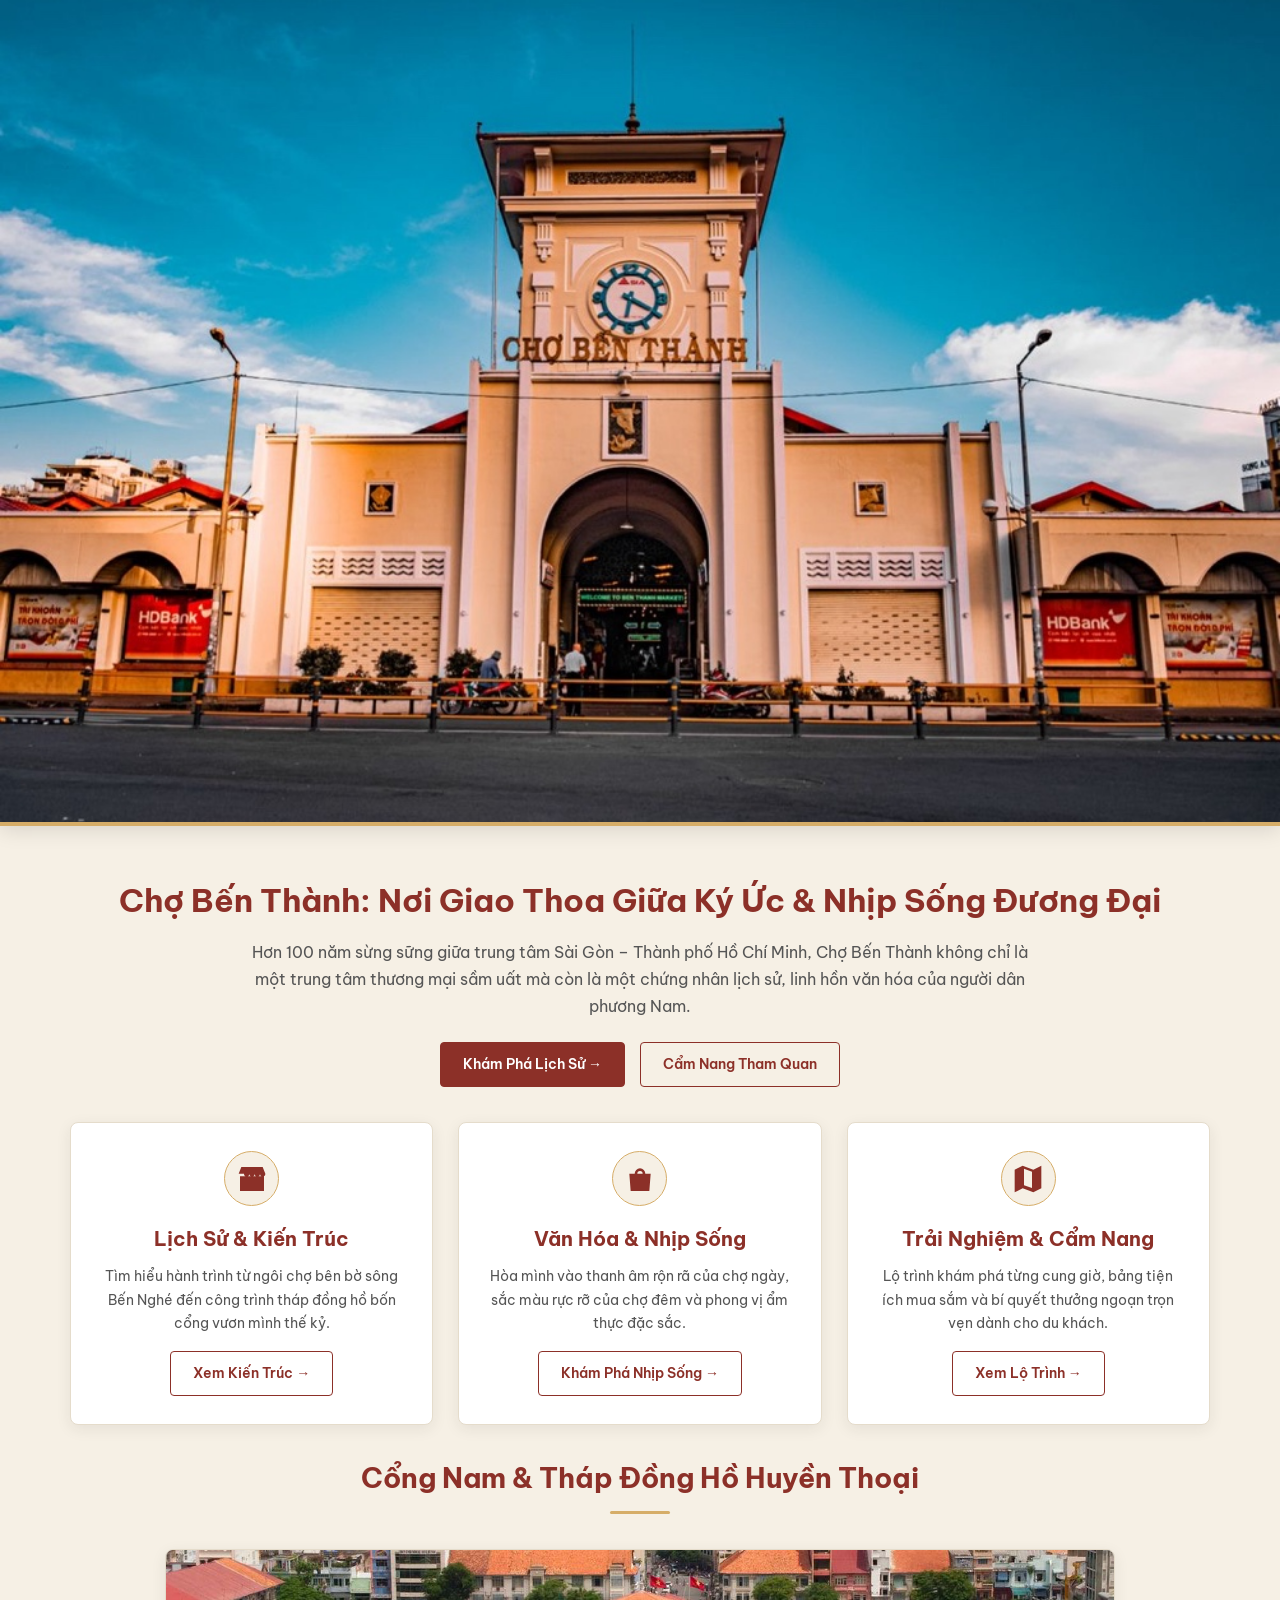
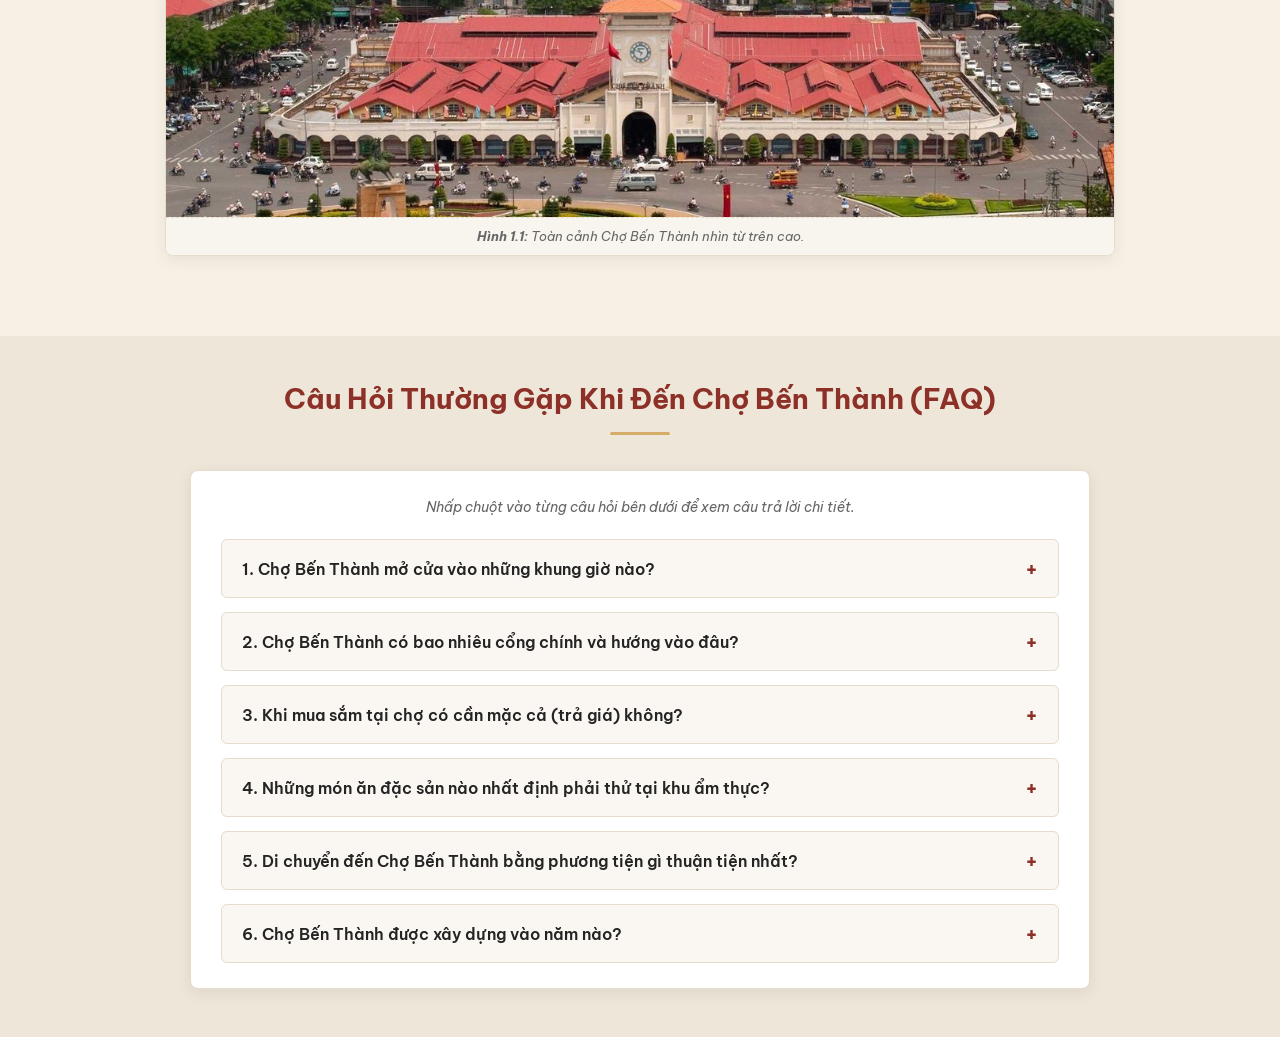
<file: index.html>
<!DOCTYPE html>
<html lang="vi">
<head>
  <meta charset="UTF-8">
  <meta name="viewport" content="width=device-width, initial-scale=1.0">
  <meta http-equiv="refresh" content="0; url=./truong-kim-phuong/index.html">
  <title>Chợ Bến Thành – Văn hóa và Nhịp sống</title>
</head>
<body>
  <p>Đang mở website. Nếu trang không tự chuyển, <a href="./truong-kim-phuong/index.html">bấm vào đây</a>.</p>
</body>
</html>
</file>
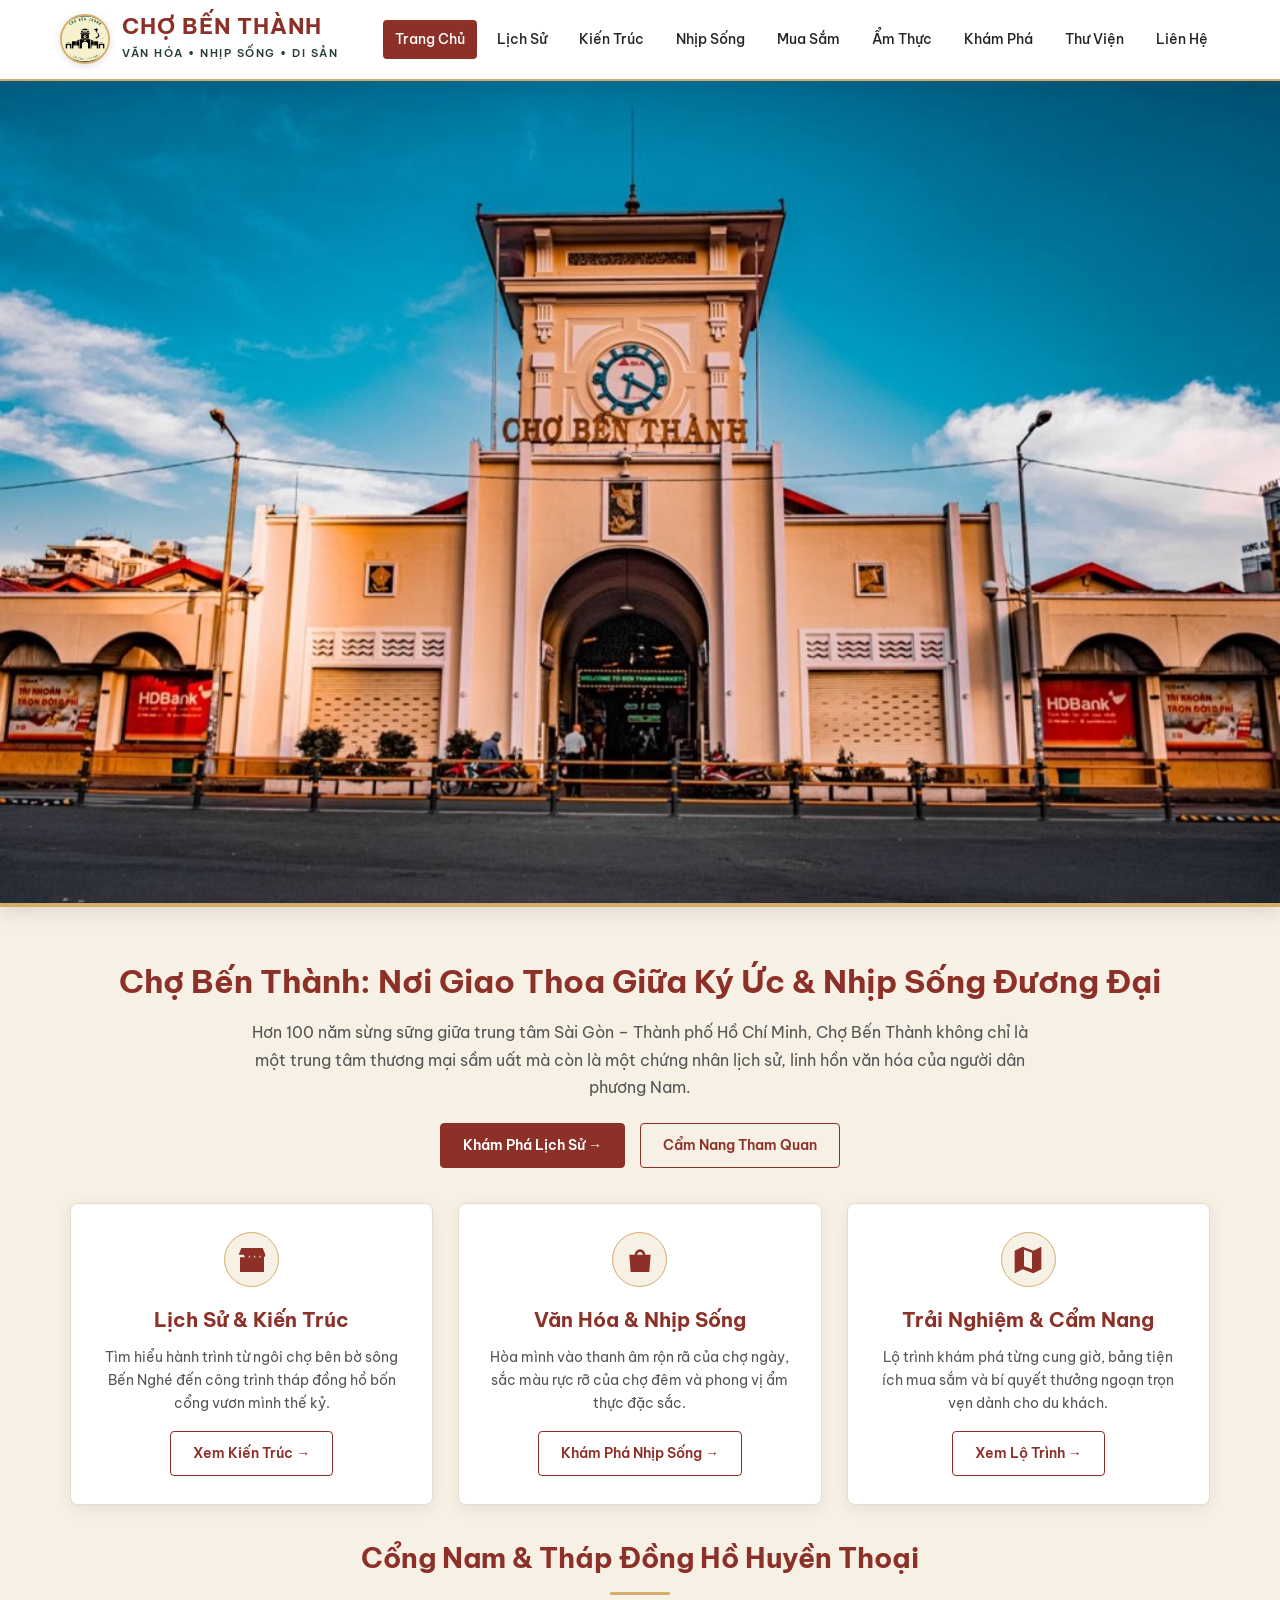
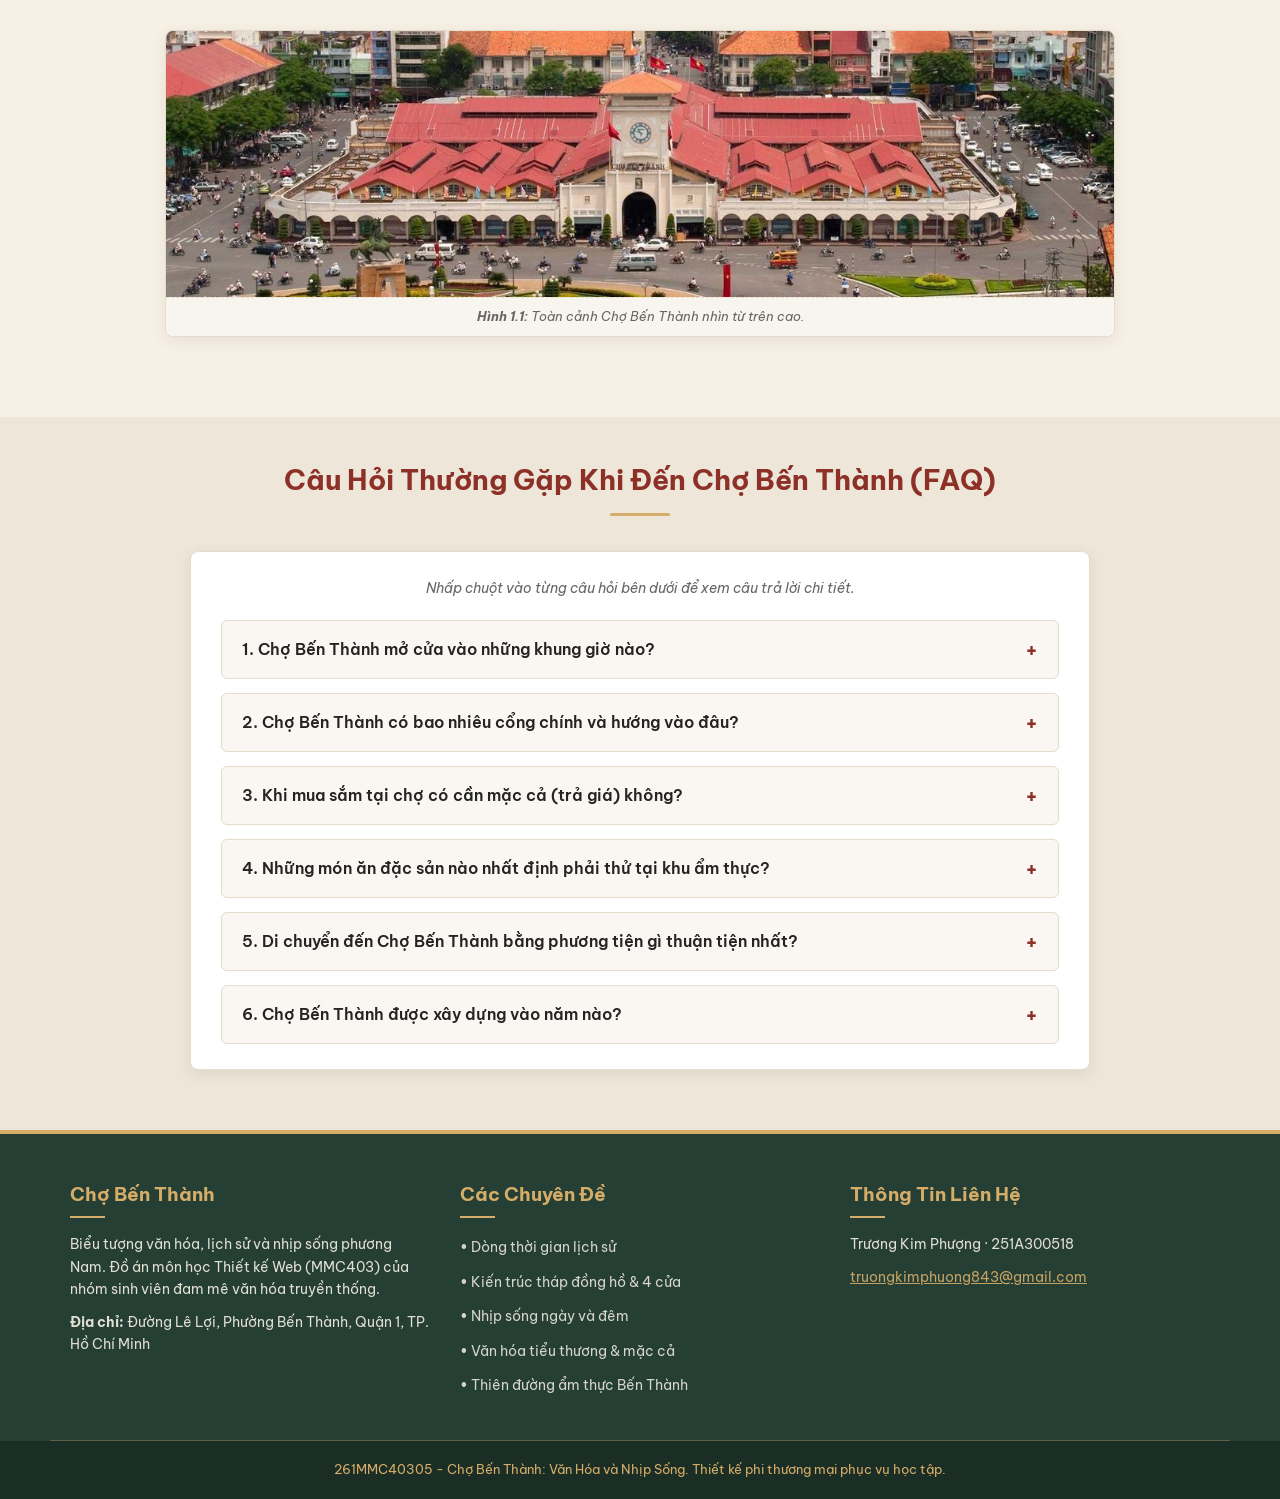
<file: truong-kim-phuong/index.html>
<!DOCTYPE html>
<html lang="vi">
<head>
  <meta charset="UTF-8">
  <base href="../">
  <meta name="viewport" content="width=device-width, initial-scale=1.0">
  <meta name="description"
    content="Khám phá Chợ Bến Thành - Biểu tượng văn hóa, kiến trúc lịch sử và nhịp sống đặc trưng của Sài Gòn - TP. Hồ Chí Minh.">
  <title>Chợ Bến Thành – Văn Hóa & Nhịp Sống | Trang Chủ</title>

  <link rel="icon" type="image/png" href="./images/logo-cho-ben-thanh.png">

  <link rel="preconnect" href="https://fonts.googleapis.com">
  <link rel="preconnect" href="https://fonts.gstatic.com" crossorigin>
  <link
    href="https://fonts.googleapis.com/css2?family=Be+Vietnam+Pro:ital,wght@0,300;0,400;0,500;0,600;0,700;1,400&family=Playfair+Display:ital,wght@0,600;0,700;0,800;1,600&display=swap"
    rel="stylesheet">

  <link rel="stylesheet" href="./style.css">
  <link rel="stylesheet" href="./truong-kim-phuong/style.css">
  <script src="./script.js" defer></script>
  <script src="./truong-kim-phuong/script.js" defer></script>
</head>

<body>

  <div id="site-header"></div>

  <main id="khu-vuc-noi-dung" class="khu-vuc-noi-dung" role="main">
    <section class="hero-trang-chu" aria-label="Banner toàn cảnh Chợ Bến Thành"></section>

    <section class="phan-than-chinh" style="padding-bottom: 20px;">
      <div class="khung-chua">
        <div class="tieu-de-khoi">
          <h1
            style="font-family: var(--font-tieu-de); font-size: 32px; color: var(--mau-do-gach); margin-top: 8px; margin-bottom: 12px;">
            Chợ Bến Thành: Nơi Giao Thoa Giữa Ký Ức & Nhịp Sống Đương Đại
          </h1>
          <p style="max-width: 800px; margin: 0 auto; font-size: 16px; color: #555; line-height: 1.7;">
            Hơn 100 năm sừng sững giữa trung tâm Sài Gòn – Thành phố Hồ Chí Minh, Chợ Bến Thành không chỉ là một trung
            tâm thương mại sầm uất mà còn là một chứng nhân lịch sử, linh hồn văn hóa của người dân phương Nam.
          </p>
          <div style="margin-top: 22px; display: flex; justify-content: center; gap: 15px; flex-wrap: wrap;">
            <a href="./truong-kim-phuong/lich-su.html" data-trang="lich-su" class="nut-chinh">Khám Phá Lịch Sử &rarr;</a>
            <a href="./nguyen-nang-dat/kham-pha.html" data-trang="kham-pha" class="nut-phu">Cẩm Nang Tham Quan</a>
          </div>
        </div>

        <div class="luoi-3-cot">
          <article class="khoi-diem-nhan">
            <div class="bieu-tuong-icon"><svg aria-hidden="true"><use href="./images/icons/icons.svg#market"></use></svg></div>
            <h3>Lịch Sử & Kiến Trúc</h3>
            <p>Tìm hiểu hành trình từ ngôi chợ bên bờ sông Bến Nghé đến công trình tháp đồng hồ bốn cổng vươn mình thế
              kỷ.</p>
            <a href="./truong-kim-phuong/kien-truc.html" data-trang="kien-truc" class="nut-phu">Xem Kiến Trúc &rarr;</a>
          </article>

          <article class="khoi-diem-nhan">
            <div class="bieu-tuong-icon"><svg aria-hidden="true"><use href="./images/icons/icons.svg#shopping"></use></svg></div>
            <h3>Văn Hóa & Nhịp Sống</h3>
            <p>Hòa mình vào thanh âm rộn rã của chợ ngày, sắc màu rực rỡ của chợ đêm và phong vị ẩm thực đặc sắc.</p>
            <a href="./ha-nguyen-thanh-xuan/nhip-song.html" data-trang="nhip-song" class="nut-phu">Khám Phá Nhịp Sống &rarr;</a>
          </article>

          <article class="khoi-diem-nhan">
            <div class="bieu-tuong-icon"><svg aria-hidden="true"><use href="./images/icons/icons.svg#map"></use></svg></div>
            <h3>Trải Nghiệm & Cẩm Nang</h3>
            <p>Lộ trình khám phá từng cung giờ, bảng tiện ích mua sắm và bí quyết thưởng ngoạn trọn vẹn dành cho du
              khách.</p>
            <a href="./nguyen-nang-dat/kham-pha.html" data-trang="kham-pha" class="nut-phu">Xem Lộ Trình &rarr;</a>
          </article>
        </div>
      </div>
    </section>

    <section class="phan-than-chinh" style="padding-top: 10px;">
      <div class="khung-chua">
        <div class="tieu-de-khoi">
          <h2>Cổng Nam & Tháp Đồng Hồ Huyền Thoại</h2>
        </div>

        <figure class="the-bai-viet hinh-1-1" style="max-width: 950px; margin: 0 auto;">
          <img src="./images/content/trang-chu-hinh-1-1.png"
            alt="Toàn cảnh Cổng Nam và Tháp Đồng Hồ Chợ Bến Thành rực rỡ trong nắng chiều">
          <figcaption class="chu-thich-hinh-anh">
            <strong>Hình 1.1:</strong> Toàn cảnh Chợ Bến Thành nhìn từ trên cao.</figcaption>
        </figure>
      </div>
    </section>

    <section class="phan-than-chinh" style="background-color: #EEE6D8; margin-top: 20px;">
      <div class="khung-chua">
        <div class="tieu-de-khoi">
          <h2>Câu Hỏi Thường Gặp Khi Đến Chợ Bến Thành (FAQ)</h2>
        </div>

        <div class="khung-faq">
          <p style="text-align: center; color: #666; margin-bottom: 20px; font-size: 14px;">
            <em>Nhấp chuột vào từng câu hỏi bên dưới để xem câu trả lời chi tiết.</em>
          </p>

          <div class="faq-danh-sach">
            <div class="faq-muc">
              <button class="faq-nut-hoi" type="button">
                <span>1. Chợ Bến Thành mở cửa vào những khung giờ nào?</span>
                <span class="faq-icon-trang-thai">+</span>
              </button>
              <div class="faq-tra-loi">
                Chợ Bến Thành hoạt động liên tục trong ngày theo 2 ca: <strong>Chợ ngày</strong> mở cửa từ 06:00 sáng
                đến 18:00 chiều (chuyên phục vụ các mặt hàng truyền thống, vải vóc, đồ lưu niệm và ẩm thực). Sau 18:00,
                <strong>Chợ đêm Bến Thành</strong> bắt đầu nhộn nhịp dọc hai bên đường Phan Bội Châu và Phan Chu Trinh
                cho đến tận 23:00 đêm.
              </div>
            </div>

            <div class="faq-muc">
              <button class="faq-nut-hoi" type="button">
                <span>2. Chợ Bến Thành có bao nhiêu cổng chính và hướng vào đâu?</span>
                <span class="faq-icon-trang-thai">+</span>
              </button>
              <div class="faq-tra-loi">
                Chợ có 4 cổng chính hướng ra 4 con phố huyết mạch: <strong>Cổng Nam</strong> (đối diện Quảng trường
                Quách Thị Trang / đường Lê Lợi - cổng có tháp đồng hồ), <strong>Cổng Bắc</strong> (đường Lê Thánh Tôn -
                chuyên hoa quả và thực phẩm tươi sống), <strong>Cổng Đông</strong> (đường Phan Bội Châu - chuyên bánh
                kẹo mỹ phẩm), và <strong>Cổng Tây</strong> (đường Phan Chu Trinh - chuyên hàng giày dép, may mặc lưu
                niệm). Ngoài ra còn có 12 cửa phụ.
              </div>
            </div>

            <div class="faq-muc">
              <button class="faq-nut-hoi" type="button">
                <span>3. Khi mua sắm tại chợ có cần mặc cả (trả giá) không?</span>
                <span class="faq-icon-trang-thai">+</span>
              </button>
              <div class="faq-tra-loi">
                Nhiều gian hàng thời trang, thủ công mỹ nghệ và quà lưu niệm có mức giá linh hoạt. Bạn có thể lịch sự
                thương lượng giảm khoảng 20% - 30% so với giá đề xuất ban đầu với thái độ vui vẻ, thân thiện. Riêng khu
                ẩm thực và các quầy có niêm yết giá rõ ràng thì thường bán đúng giá niêm yết.
              </div>
            </div>

            <div class="faq-muc">
              <button class="faq-nut-hoi" type="button">
                <span>4. Những món ăn đặc sản nào nhất định phải thử tại khu ẩm thực?</span>
                <span class="faq-icon-trang-thai">+</span>
              </button>
              <div class="faq-tra-loi">
                Khu ẩm thực Chợ Bến Thành là thiên đường hội tụ tinh hoa ẩm thực ba miền: Bún riêu cua gánh gia truyền,
                Bún mắm Nam Bộ, Bánh xèo miền Tây giòn rụm, Gỏi cuốn tôm thịt, và các ly Chè Sài Gòn ngũ sắc ngọt mát
                thanh tao.
              </div>
            </div>

            <div class="faq-muc">
              <button class="faq-nut-hoi" type="button">
                <span>5. Di chuyển đến Chợ Bến Thành bằng phương tiện gì thuận tiện nhất?</span>
                <span class="faq-icon-trang-thai">+</span>
              </button>
              <div class="faq-tra-loi">
                Chợ nằm tại trung tâm Quận 1 nên rất thuận tiện: Bạn có thể đi xe buýt (bến xe buýt Hàm Nghi cách 200m),
                đi taxi/xe công nghệ, đi xe máy (gửi tại các bãi giữ xe quanh chợ) hoặc trải nghiệm tuyến Metro Bến
                Thành – Suối Tiên với ga ngầm Bến Thành hiện đại ngay phía trước chợ.
              </div>
            </div>

            <div class="faq-muc">
              <button class="faq-nut-hoi" type="button">
                <span>6. Chợ Bến Thành được xây dựng vào năm nào?</span>
                <span class="faq-icon-trang-thai">+</span>
              </button>
              <div class="faq-tra-loi">
                Tiền thân chợ hình thành từ đầu thế kỷ 19 bên bờ sông Bến Nghé. Ngôi chợ Bến Thành hiện đại với tháp
                đồng hồ ngày nay được người Pháp khởi công xây dựng từ năm 1912 và khánh thành vào tháng 3 năm 1914. Đến
                nay, công trình đã có tuổi đời hơn 110 năm.
              </div>
            </div>
          </div>
        </div>
      </div>
    </section>

  </main>

  <div id="site-footer"></div>

</body>

</html>
</file>
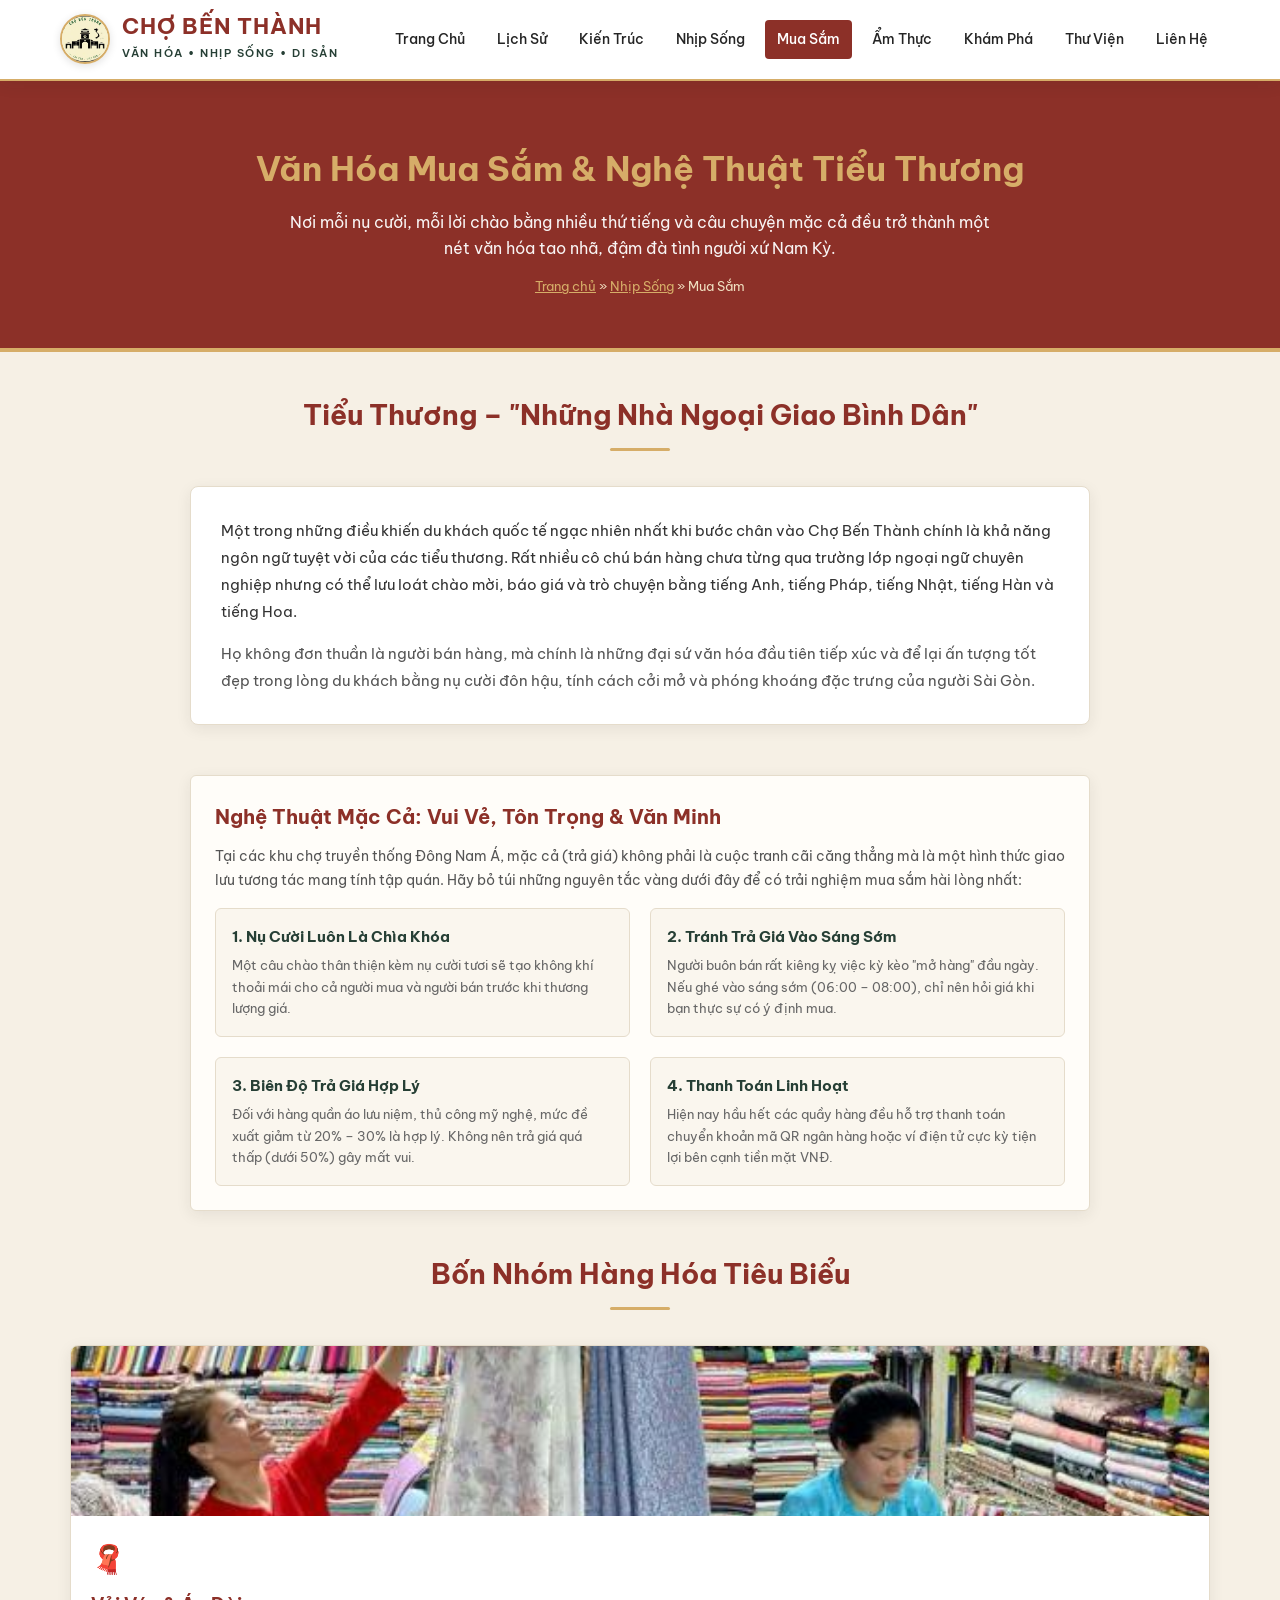
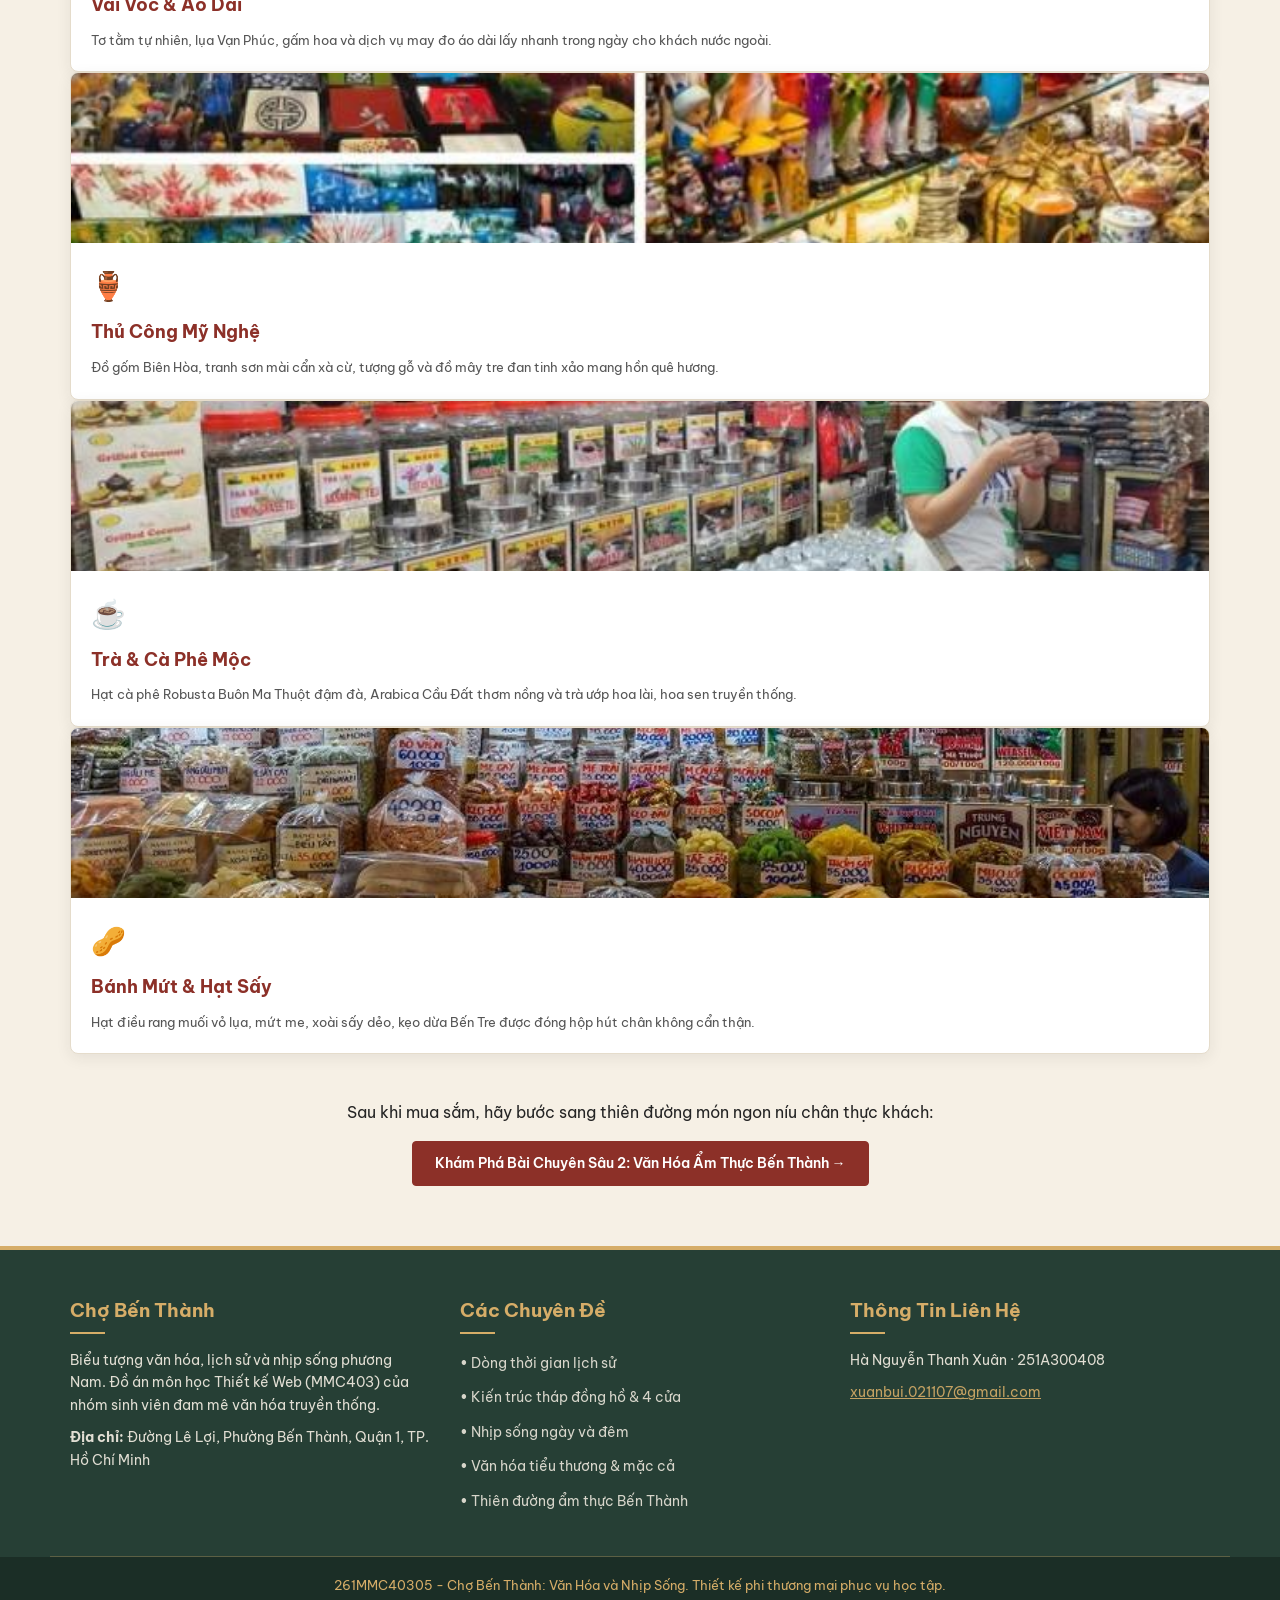
<file: ha-nguyen-thanh-xuan/van-hoa-mua-sam.html>
<!DOCTYPE html>
<html lang="vi">
<head>
  <meta charset="UTF-8">
  <base href="../">
  <meta name="viewport" content="width=device-width, initial-scale=1.0">
  <meta name="description" content="Kham pha van hoa tieu thuong Cho Ben Thanh, bi quyet mac ca vui ve van minh va nhung mat hang luu niem dac trung Sai Gon.">
  <title>Văn Hóa Mua Sắm & Nghệ Thuật Tiểu Thương | Chợ Bến Thành</title>
  
  <link rel="icon" type="image/png" href="./images/logo-cho-ben-thanh.png">
  
  <link rel="preconnect" href="https://fonts.googleapis.com">
  <link rel="preconnect" href="https://fonts.gstatic.com" crossorigin>
  <link href="https://fonts.googleapis.com/css2?family=Be+Vietnam+Pro:ital,wght@0,300;0,400;0,500;0,600;0,700;1,400&family=Playfair+Display:ital,wght@0,600;0,700;0,800;1,600&display=swap" rel="stylesheet">
  
  <link rel="stylesheet" href="./style.css">
  <link rel="stylesheet" href="./ha-nguyen-thanh-xuan/style.css">
  <script src="./script.js" defer></script>
  <script src="./ha-nguyen-thanh-xuan/script.js" defer></script>
</head>
<body>

    <div id="site-header"></div>

  <section class="hero-banner-tv2">
    <div class="khung-chua">
      <h1 style="margin-top: 10px;">Văn Hóa Mua Sắm & Nghệ Thuật Tiểu Thương</h1>
      <p>Nơi mỗi nụ cười, mỗi lời chào bằng nhiều thứ tiếng và câu chuyện mặc cả đều trở thành một nét văn hóa tao nhã, đậm đà tình người xứ Nam Kỳ.</p>
      <div class="duong-dan-trang" style="margin-top: 15px; font-size: 13px; color: #F0DFC0;">
        <a href="./truong-kim-phuong/index.html" style="color: var(--mau-vang-co); text-decoration: underline;">Trang chủ</a> &raquo; <a href="./ha-nguyen-thanh-xuan/nhip-song.html" style="color: var(--mau-vang-co); text-decoration: underline;">Nhịp Sống</a> &raquo; <span>Mua Sắm</span>
      </div>
    </div>
  </section>

  <section class="phan-than-chinh" style="padding-bottom: 10px;">
    <div class="khung-chua">
      <div class="tieu-de-khoi">
        <h2>Tiểu Thương – "Những Nhà Ngoại Giao Bình Dân"</h2>
      </div>

      <div style="max-width: 900px; margin: 0 auto; background: #fff; padding: 30px; border-radius: 8px; border: 1px solid var(--mau-vien); box-shadow: var(--bong-do);">
        <p style="font-size: 15px; line-height: 1.8; margin-bottom: 15px; color: #333;">
          Một trong những điều khiến du khách quốc tế ngạc nhiên nhất khi bước chân vào Chợ Bến Thành chính là khả năng ngôn ngữ tuyệt vời của các tiểu thương. Rất nhiều cô chú bán hàng chưa từng qua trường lớp ngoại ngữ chuyên nghiệp nhưng có thể lưu loát chào mời, báo giá và trò chuyện bằng tiếng Anh, tiếng Pháp, tiếng Nhật, tiếng Hàn và tiếng Hoa.
        </p>
        <p style="font-size: 15px; line-height: 1.8; color: #555;">
          Họ không đơn thuần là người bán hàng, mà chính là những đại sứ văn hóa đầu tiên tiếp xúc và để lại ấn tượng tốt đẹp trong lòng du khách bằng nụ cười đôn hậu, tính cách cởi mở và phóng khoáng đặc trưng của người Sài Gòn.
        </p>
      </div>
    </div>
  </section>

  <section class="phan-than-chinh">
    <div class="khung-chua">

      <div class="hop-meo-mac-ca" style="max-width: 900px; margin: 0 auto 40px auto;">
        <h3>Nghệ Thuật Mặc Cả: Vui Vẻ, Tôn Trọng & Văn Minh</h3>
        <p style="font-size: 14px; color: #555; line-height: 1.7;">
          Tại các khu chợ truyền thống Đông Nam Á, mặc cả (trả giá) không phải là cuộc tranh cãi căng thẳng mà là một hình thức giao lưu tương tác mang tính tập quán. Hãy bỏ túi những nguyên tắc vàng dưới đây để có trải nghiệm mua sắm hài lòng nhất:
        </p>

        <div class="danh-sach-meo">
          <div class="muc-meo">
            <strong>1. Nụ Cười Luôn Là Chìa Khóa</strong>
            <p style="font-size: 13px; color: #666; margin: 0;">Một câu chào thân thiện kèm nụ cười tươi sẽ tạo không khí thoải mái cho cả người mua và người bán trước khi thương lượng giá.</p>
          </div>

          <div class="muc-meo">
            <strong>2. Tránh Trả Giá Vào Sáng Sớm</strong>
            <p style="font-size: 13px; color: #666; margin: 0;">Người buôn bán rất kiêng kỵ việc kỳ kèo "mở hàng" đầu ngày. Nếu ghé vào sáng sớm (06:00 – 08:00), chỉ nên hỏi giá khi bạn thực sự có ý định mua.</p>
          </div>

          <div class="muc-meo">
            <strong>3. Biên Độ Trả Giá Hợp Lý</strong>
            <p style="font-size: 13px; color: #666; margin: 0;">Đối với hàng quần áo lưu niệm, thủ công mỹ nghệ, mức đề xuất giảm từ 20% – 30% là hợp lý. Không nên trả giá quá thấp (dưới 50%) gây mất vui.</p>
          </div>

          <div class="muc-meo">
            <strong>4. Thanh Toán Linh Hoạt</strong>
            <p style="font-size: 13px; color: #666; margin: 0;">Hiện nay hầu hết các quầy hàng đều hỗ trợ thanh toán chuyển khoản mã QR ngân hàng hoặc ví điện tử cực kỳ tiện lợi bên cạnh tiền mặt VNĐ.</p>
          </div>
        </div>
      </div>

      <div class="tieu-de-khoi">
        <h2>Bốn Nhóm Hàng Hóa Tiêu Biểu</h2>
      </div>

      <div class="luoi-3-cot" style="grid-template-columns: repeat(4, 1fr); gap: 20px;">
        
        <div class="the-bai-viet">
          <img class="anh-mat-hang" src="./images/hang-hoa/vai-voc.jpg" alt="Các sạp vải nhiều màu sắc tại chợ">
          <div class="the-bai-viet-noi-dung">
            <div style="font-size: 28px; margin-bottom: 8px;">🧣</div>
            <h3 style="font-size: 18px;">Vải Vóc & Áo Dài</h3>
            <p style="font-size: 13px; color: #555;">Tơ tằm tự nhiên, lụa Vạn Phúc, gấm hoa và dịch vụ may đo áo dài lấy nhanh trong ngày cho khách nước ngoài.</p>
          </div>
        </div>

        <div class="the-bai-viet">
          <img class="anh-mat-hang" src="./images/hang-hoa/tra-ca-phe.jpg" alt="Quầy hàng thủ công mỹ nghệ và quà lưu niệm">
          <div class="the-bai-viet-noi-dung">
            <div style="font-size: 28px; margin-bottom: 8px;">🏺</div>
            <h3 style="font-size: 18px;">Thủ Công Mỹ Nghệ</h3>
            <p style="font-size: 13px; color: #555;">Đồ gốm Biên Hòa, tranh sơn mài cẩn xà cừ, tượng gỗ và đồ mây tre đan tinh xảo mang hồn quê hương.</p>
          </div>
        </div>

        <div class="the-bai-viet">
          <img class="anh-mat-hang" src="./images/hang-hoa/thu-cong-my-nghe.jpg" alt="Quầy trà, cà phê và đặc sản đóng gói">
          <div class="the-bai-viet-noi-dung">
            <div style="font-size: 28px; margin-bottom: 8px;">☕</div>
            <h3 style="font-size: 18px;">Trà & Cà Phê Mộc</h3>
            <p style="font-size: 13px; color: #555;">Hạt cà phê Robusta Buôn Ma Thuột đậm đà, Arabica Cầu Đất thơm nồng và trà ướp hoa lài, hoa sen truyền thống.</p>
          </div>
        </div>

        <div class="the-bai-viet">
          <img class="anh-mat-hang" src="./images/hang-hoa/banh-mut-hat-say.jpg" alt="Các loại bánh mứt và hạt sấy bày bán tại chợ">
          <div class="the-bai-viet-noi-dung">
            <div style="font-size: 28px; margin-bottom: 8px;">🥜</div>
            <h3 style="font-size: 18px;">Bánh Mứt & Hạt Sấy</h3>
            <p style="font-size: 13px; color: #555;">Hạt điều rang muối vỏ lụa, mứt me, xoài sấy dẻo, kẹo dừa Bến Tre được đóng hộp hút chân không cẩn thận.</p>
          </div>
        </div>

      </div>

      <div style="text-align: center; margin-top: 45px;">
        <p style="font-size: 16px; margin-bottom: 15px;">Sau khi mua sắm, hãy bước sang thiên đường món ngon níu chân thực khách:</p>
        <a href="./ha-nguyen-thanh-xuan/am-thuc.html" class="nut-chinh">Khám Phá Bài Chuyên Sâu 2: Văn Hóa Ẩm Thực Bến Thành &rarr;</a>
      </div>

    </div>
  </section>

    <div id="site-footer"></div>

</body>
</html>
</file>
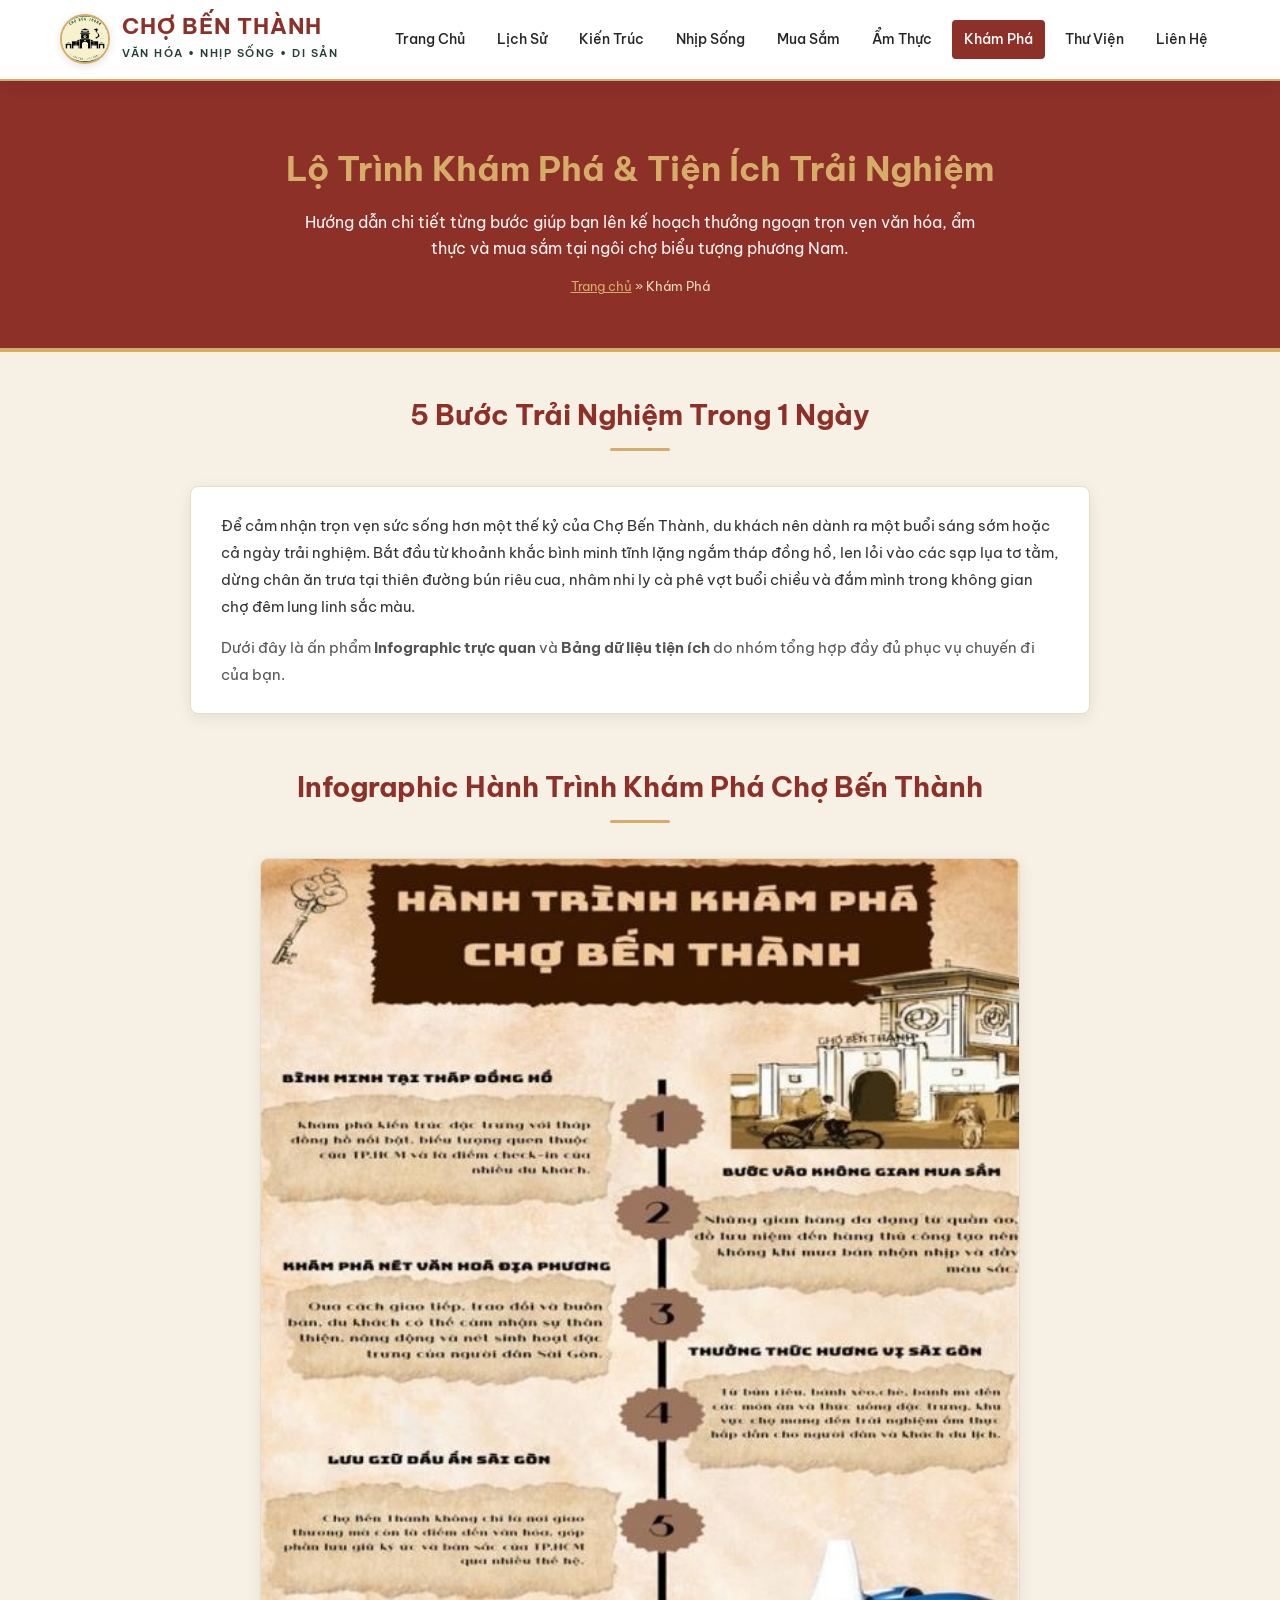
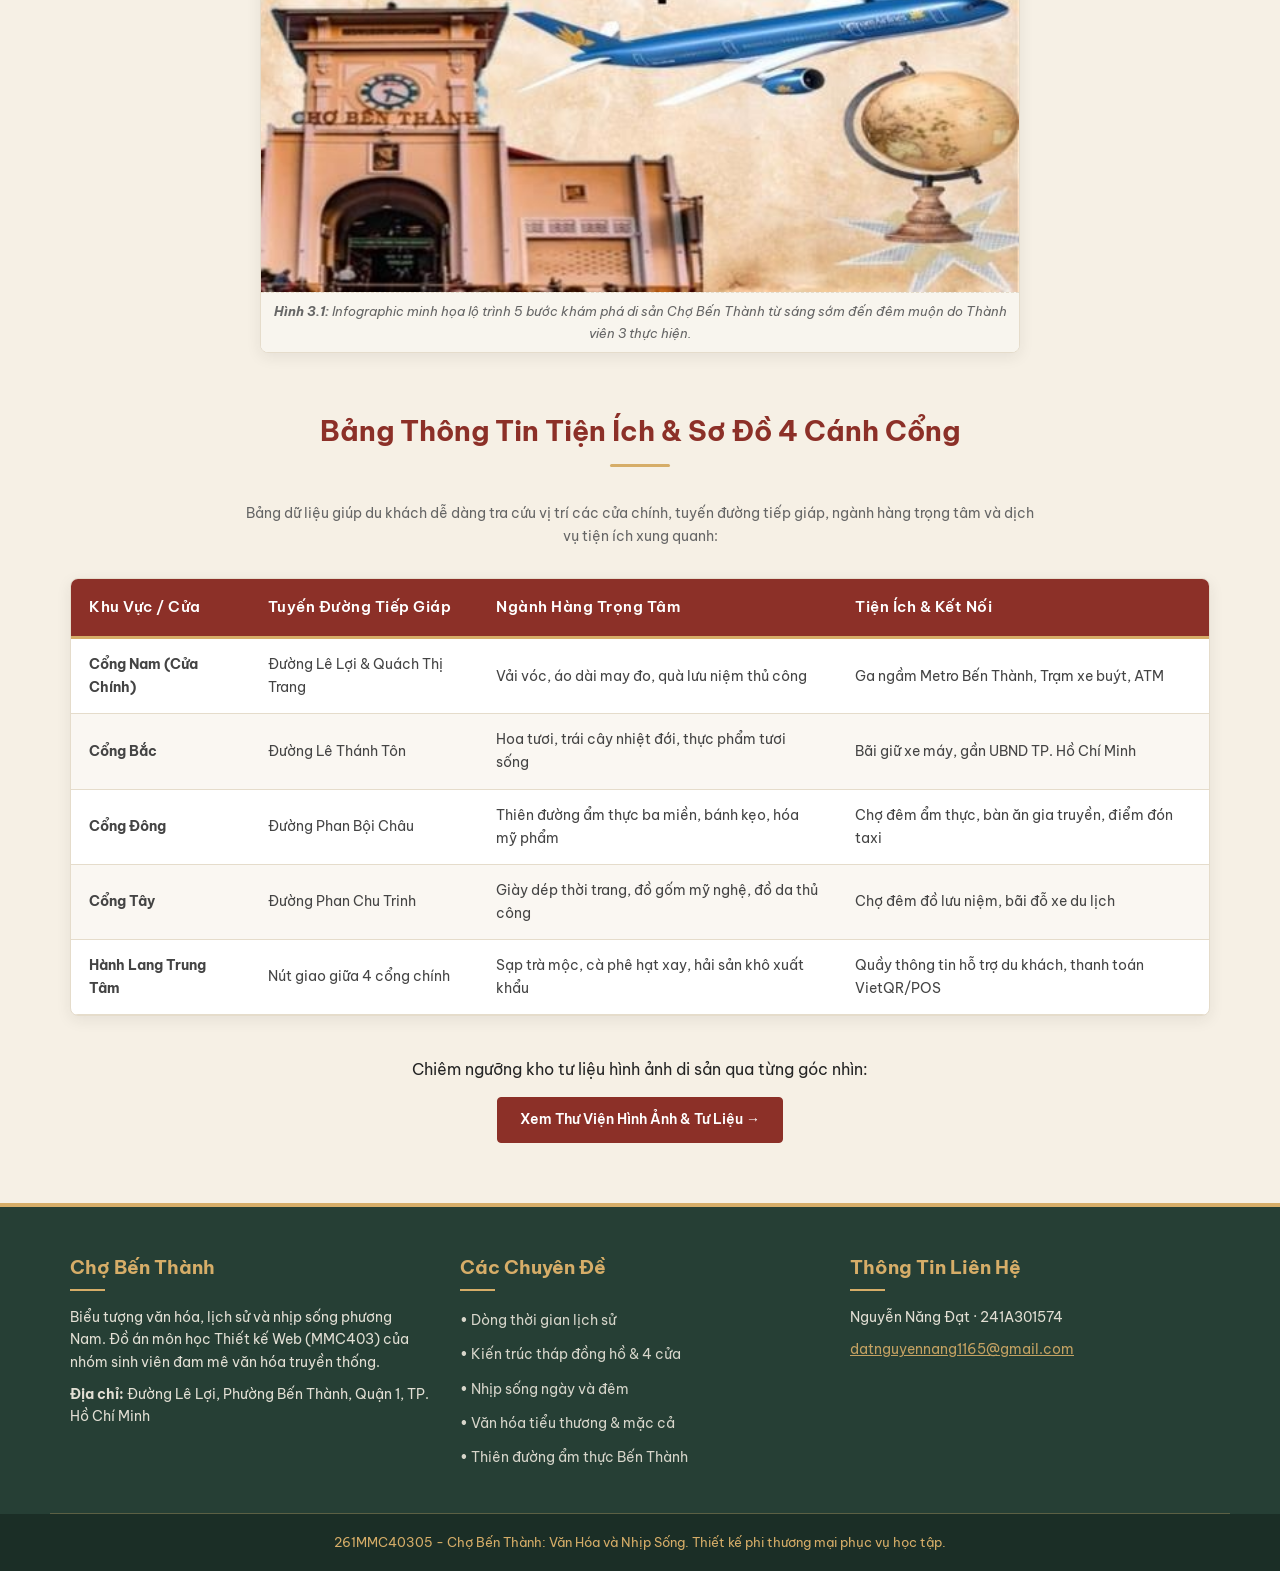
<file: nguyen-nang-dat/kham-pha.html>
<!DOCTYPE html>
<html lang="vi">
<head>
  <meta charset="UTF-8">
  <base href="../">
  <meta name="viewport" content="width=device-width, initial-scale=1.0">
  <meta name="description" content="Cam nang kham pha Cho Ben Thanh: lich trinh tham quan ly tuong, bang du lieu tien ich 4 cua cho va infographic hanh trinh di san.">
  <title>Cẩm Nang Khám Phá & Bảng Tiện Ích | Chợ Bến Thành</title>
  
  <link rel="icon" type="image/png" href="./images/logo-cho-ben-thanh.png">
  
  <link rel="preconnect" href="https://fonts.googleapis.com">
  <link rel="preconnect" href="https://fonts.gstatic.com" crossorigin>
  <link href="https://fonts.googleapis.com/css2?family=Be+Vietnam+Pro:ital,wght@0,300;0,400;0,500;0,600;0,700;1,400&family=Playfair+Display:ital,wght@0,600;0,700;0,800;1,600&display=swap" rel="stylesheet">
  
  <link rel="stylesheet" href="./style.css">
  <link rel="stylesheet" href="./nguyen-nang-dat/style.css">
  <script src="./script.js" defer></script>
  <script src="./nguyen-nang-dat/script.js" defer></script>
</head>
<body>

    <div id="site-header"></div>

  <section class="hero-banner-tv3">
    <div class="khung-chua">
      <h1 style="margin-top: 10px;">Lộ Trình Khám Phá & Tiện Ích Trải Nghiệm</h1>
      <p>Hướng dẫn chi tiết từng bước giúp bạn lên kế hoạch thưởng ngoạn trọn vẹn văn hóa, ẩm thực và mua sắm tại ngôi chợ biểu tượng phương Nam.</p>
      <div class="duong-dan-trang" style="margin-top: 15px; font-size: 13px; color: #F0DFC0;">
        <a href="./truong-kim-phuong/index.html" style="color: var(--mau-vang-co); text-decoration: underline;">Trang chủ</a> &raquo; <span>Khám Phá</span>
      </div>
    </div>
  </section>

  <section class="phan-than-chinh" style="padding-bottom: 10px;">
    <div class="khung-chua">
      <div class="tieu-de-khoi">
        <h2>5 Bước Trải Nghiệm Trong 1 Ngày</h2>
      </div>

      <div style="max-width: 900px; margin: 0 auto; background: #fff; padding: 25px 30px; border-radius: 8px; border: 1px solid var(--mau-vien); box-shadow: var(--bong-do);">
        <p style="font-size: 15px; line-height: 1.8; margin-bottom: 14px; color: #333;">
          Để cảm nhận trọn vẹn sức sống hơn một thế kỷ của Chợ Bến Thành, du khách nên dành ra một buổi sáng sớm hoặc cả ngày trải nghiệm. Bắt đầu từ khoảnh khắc bình minh tĩnh lặng ngắm tháp đồng hồ, len lỏi vào các sạp lụa tơ tằm, dừng chân ăn trưa tại thiên đường bún riêu cua, nhâm nhi ly cà phê vợt buổi chiều và đắm mình trong không gian chợ đêm lung linh sắc màu.
        </p>
        <p style="font-size: 15px; line-height: 1.8; color: #555;">
          Dưới đây là ấn phẩm <strong>Infographic trực quan</strong> và <strong>Bảng dữ liệu tiện ích</strong> do nhóm tổng hợp đầy đủ phục vụ chuyến đi của bạn.
        </p>
      </div>
    </div>
  </section>

  <section class="phan-than-chinh">
    <div class="khung-chua">

      <div class="tieu-de-khoi">
        <h2>Infographic Hành Trình Khám Phá Chợ Bến Thành</h2>
      </div>

      <div class="khoi-infographic-tv3">
        <figure class="the-bai-viet anh-infographic">
          <img src="./images/infographic/infographic-hanh-trinh.jpg" alt="Infographic hanh trinh 5 buoc kham pha Cho Ben Thanh">
          <figcaption class="chu-thich-hinh-anh">
            <strong>Hình 3.1:</strong> Infographic minh họa lộ trình 5 bước khám phá di sản Chợ Bến Thành từ sáng sớm đến đêm muộn do Thành viên 3 thực hiện.
          </figcaption>
        </figure>
      </div>

      <div class="tieu-de-khoi" style="margin-top: 55px;">
        <h2>Bảng Thông Tin Tiện Ích & Sơ Đồ 4 Cánh Cổng</h2>
      </div>

      <p style="text-align: center; max-width: 800px; margin: 0 auto 20px auto; font-size: 14px; color: #666;">
        Bảng dữ liệu giúp du khách dễ dàng tra cứu vị trí các cửa chính, tuyến đường tiếp giáp, ngành hàng trọng tâm và dịch vụ tiện ích xung quanh:
      </p>

      <div class="khung-bang-cuon">
        <table class="bang-du-lieu">
          <thead>
            <tr>
              <th scope="col">Khu Vực / Cửa</th>
              <th scope="col">Tuyến Đường Tiếp Giáp</th>
              <th scope="col">Ngành Hàng Trọng Tâm</th>
              <th scope="col">Tiện Ích & Kết Nối</th>
            </tr>
          </thead>
          <tbody>
            <tr>
              <td><strong>Cổng Nam (Cửa Chính)</strong></td>
              <td>Đường Lê Lợi & Quách Thị Trang</td>
              <td>Vải vóc, áo dài may đo, quà lưu niệm thủ công</td>
              <td>Ga ngầm Metro Bến Thành, Trạm xe buýt, ATM</td>
            </tr>
            <tr>
              <td><strong>Cổng Bắc</strong></td>
              <td>Đường Lê Thánh Tôn</td>
              <td>Hoa tươi, trái cây nhiệt đới, thực phẩm tươi sống</td>
              <td>Bãi giữ xe máy, gần UBND TP. Hồ Chí Minh</td>
            </tr>
            <tr>
              <td><strong>Cổng Đông</strong></td>
              <td>Đường Phan Bội Châu</td>
              <td>Thiên đường ẩm thực ba miền, bánh kẹo, hóa mỹ phẩm</td>
              <td>Chợ đêm ẩm thực, bàn ăn gia truyền, điểm đón taxi</td>
            </tr>
            <tr>
              <td><strong>Cổng Tây</strong></td>
              <td>Đường Phan Chu Trinh</td>
              <td>Giày dép thời trang, đồ gốm mỹ nghệ, đồ da thủ công</td>
              <td>Chợ đêm đồ lưu niệm, bãi đỗ xe du lịch</td>
            </tr>
            <tr>
              <td><strong>Hành Lang Trung Tâm</strong></td>
              <td>Nút giao giữa 4 cổng chính</td>
              <td>Sạp trà mộc, cà phê hạt xay, hải sản khô xuất khẩu</td>
              <td>Quầy thông tin hỗ trợ du khách, thanh toán VietQR/POS</td>
            </tr>
          </tbody>
        </table>
      </div>

      <div style="text-align: center; margin-top: 40px;">
        <p style="font-size: 16px; margin-bottom: 15px;">Chiêm ngưỡng kho tư liệu hình ảnh di sản qua từng góc nhìn:</p>
        <a href="./nguyen-nang-dat/thu-vien.html" class="nut-chinh">Xem Thư Viện Hình Ảnh & Tư Liệu &rarr;</a>
      </div>

    </div>
  </section>

    <div id="site-footer"></div>

</body>
</html>
</file>
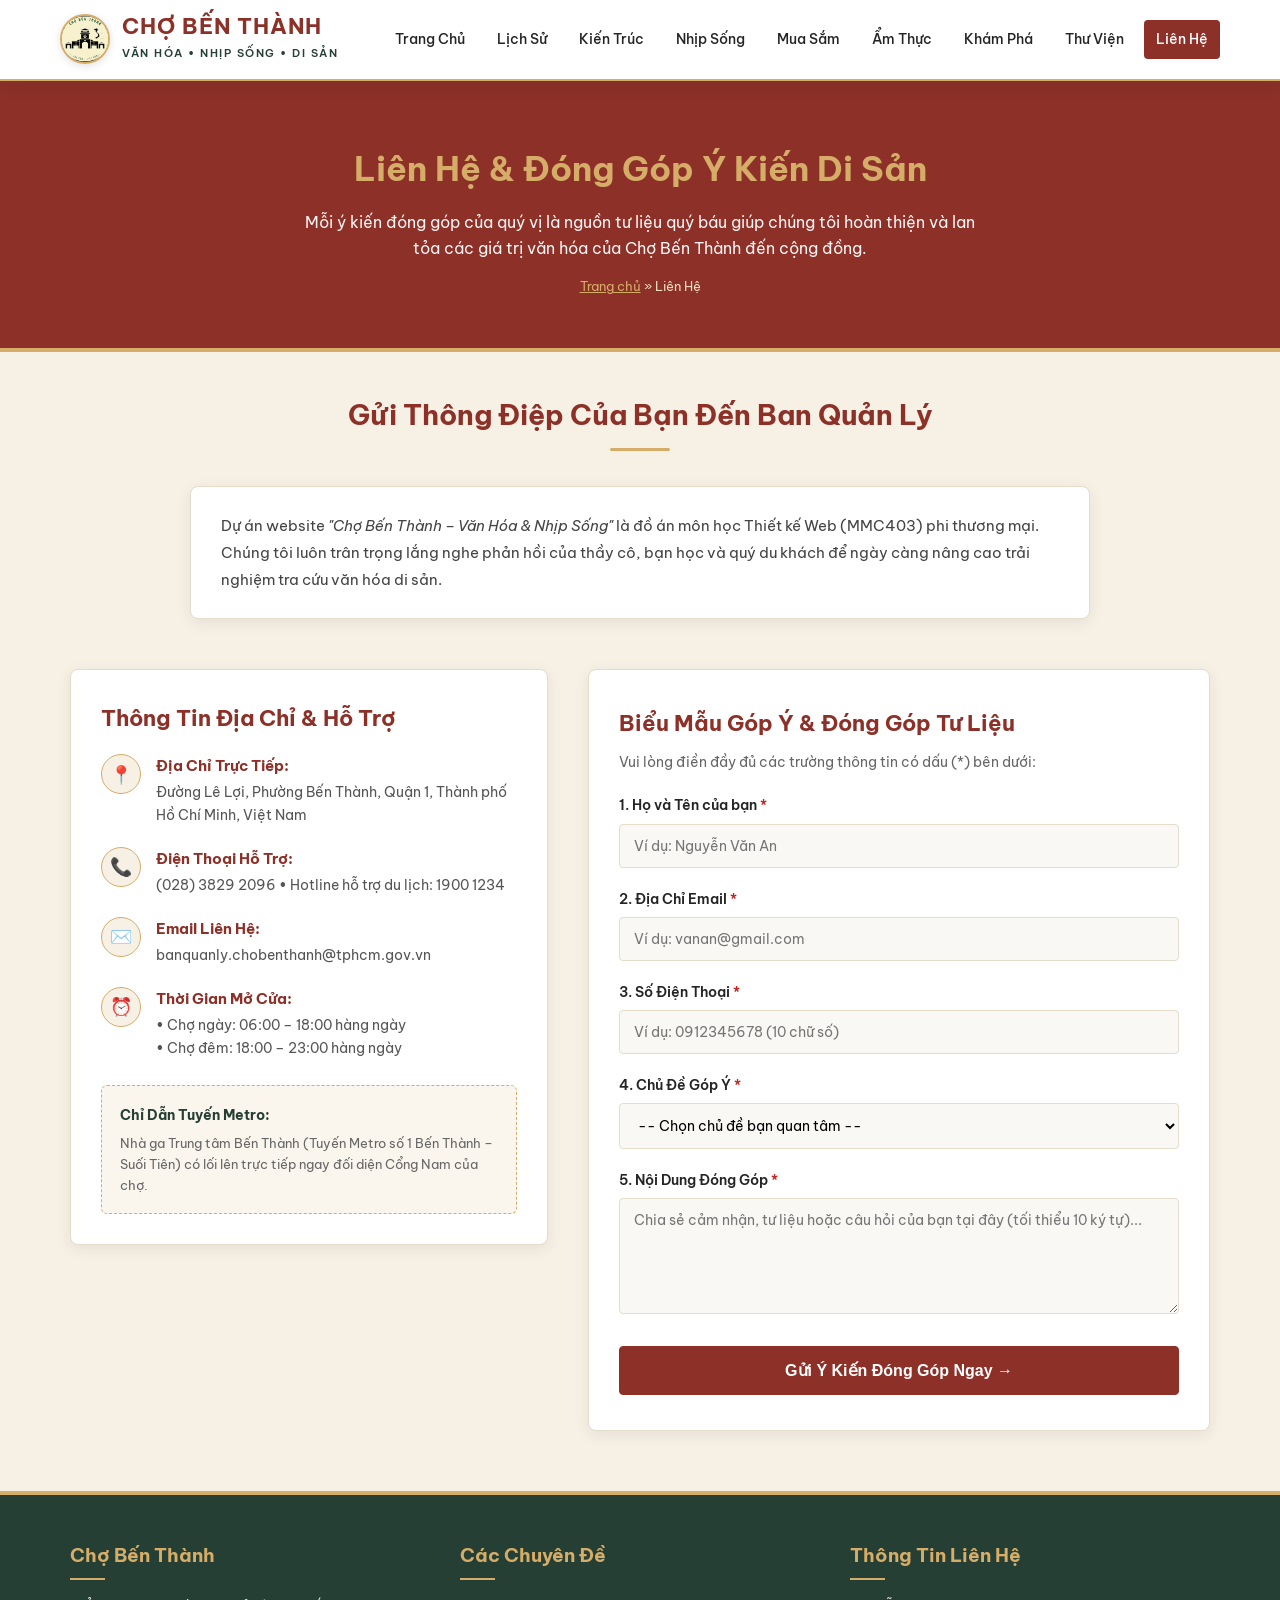
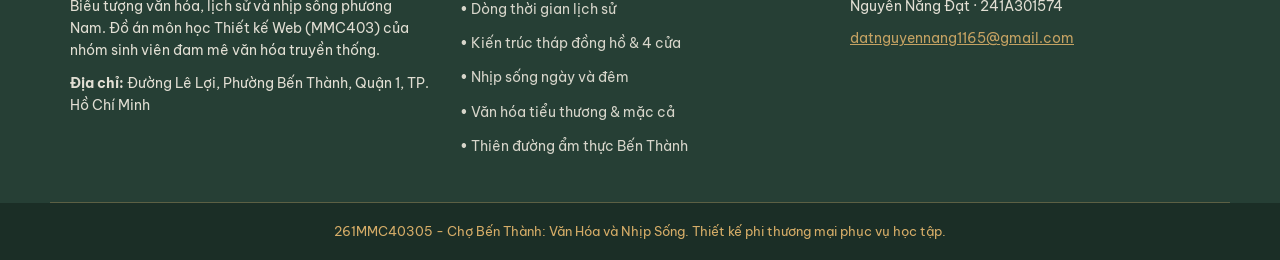
<file: nguyen-nang-dat/lien-he.html>
<!DOCTYPE html>
<html lang="vi">
<head>
  <meta charset="UTF-8">
  <base href="../">
  <meta name="viewport" content="width=device-width, initial-scale=1.0">
  <meta name="description" content="Lien he Ban quan ly Cho Ben Thanh va gui gop y ve du an bao ton van hoa di san.">
  <title>Liên Hệ & Góp Ý Di Sản | Chợ Bến Thành</title>

  <link rel="icon" type="image/png" href="./images/logo-cho-ben-thanh.png">

  <link rel="preconnect" href="https://fonts.googleapis.com">
  <link rel="preconnect" href="https://fonts.gstatic.com" crossorigin>
  <link href="https://fonts.googleapis.com/css2?family=Be+Vietnam+Pro:ital,wght@0,300;0,400;0,500;0,600;0,700;1,400&family=Playfair+Display:ital,wght@0,600;0,700;0,800;1,600&display=swap" rel="stylesheet">

  <link rel="stylesheet" href="./style.css">
  <link rel="stylesheet" href="./nguyen-nang-dat/style.css">
  <script src="./script.js" defer></script>
  <script src="./nguyen-nang-dat/script.js" defer></script>
</head>

<body>

    <div id="site-header"></div>

  <section class="hero-banner-tv3">
    <div class="khung-chua">
      <h1 style="margin-top: 10px;">Liên Hệ & Đóng Góp Ý Kiến Di Sản</h1>
      <p>Mỗi ý kiến đóng góp của quý vị là nguồn tư liệu quý báu giúp chúng tôi hoàn thiện và lan tỏa các giá trị văn
        hóa của Chợ Bến Thành đến cộng đồng.</p>
      <div class="duong-dan-trang" style="margin-top: 15px; font-size: 13px; color: #F0DFC0;">
        <a href="./truong-kim-phuong/index.html" style="color: var(--mau-vang-co); text-decoration: underline;">Trang chủ</a> &raquo;
        <span>Liên Hệ</span>
      </div>
    </div>
  </section>

  <section class="phan-than-chinh" style="padding-bottom: 10px;">
    <div class="khung-chua">
      <div class="tieu-de-khoi">
        <h2>Gửi Thông Điệp Của Bạn Đến Ban Quản Lý</h2>
      </div>

      <div
        style="max-width: 900px; margin: 0 auto; background: #fff; padding: 25px 30px; border-radius: 8px; border: 1px solid var(--mau-vien); box-shadow: var(--bong-do);">
        <p style="font-size: 15px; line-height: 1.8; color: #444; margin: 0;">
          Dự án website <em>"Chợ Bến Thành – Văn Hóa & Nhịp Sống"</em> là đồ án môn học Thiết kế Web (MMC403) phi thương
          mại. Chúng tôi luôn trân trọng lắng nghe phản hồi của thầy cô, bạn học và quý du khách để ngày càng nâng cao
          trải nghiệm tra cứu văn hóa di sản.
        </p>
      </div>
    </div>
  </section>

  <section class="phan-than-chinh">
    <div class="khung-chua">

      <div class="bo-cuc-lien-he-2-cot">

        <div class="hop-thong-tin-truc-tiep">
          <h3>Thông Tin Địa Chỉ & Hỗ Trợ</h3>

          <div class="dong-thong-tin">
            <div class="dong-thong-tin-icon">📍</div>
            <div>
              <strong style="display: block; font-size: 15px; color: var(--mau-do-gach);">Địa Chỉ Trực Tiếp:</strong>
              <p style="font-size: 14px; color: #555; margin-top: 2px;">Đường Lê Lợi, Phường Bến Thành, Quận 1, Thành
                phố Hồ Chí Minh, Việt Nam</p>
            </div>
          </div>

          <div class="dong-thong-tin">
            <div class="dong-thong-tin-icon">📞</div>
            <div>
              <strong style="display: block; font-size: 15px; color: var(--mau-do-gach);">Điện Thoại Hỗ Trợ:</strong>
              <p style="font-size: 14px; color: #555; margin-top: 2px;">(028) 3829 2096 &bull; Hotline hỗ trợ du lịch:
                1900 1234</p>
            </div>
          </div>

          <div class="dong-thong-tin">
            <div class="dong-thong-tin-icon">✉️</div>
            <div>
              <strong style="display: block; font-size: 15px; color: var(--mau-do-gach);">Email Liên Hệ:</strong>
              <p style="font-size: 14px; color: #555; margin-top: 2px;">banquanly.chobenthanh@tphcm.gov.vn</p>
            </div>
          </div>

          <div class="dong-thong-tin">
            <div class="dong-thong-tin-icon">⏰</div>
            <div>
              <strong style="display: block; font-size: 15px; color: var(--mau-do-gach);">Thời Gian Mở Cửa:</strong>
              <p style="font-size: 14px; color: #555; margin-top: 2px;">
                • Chợ ngày: 06:00 – 18:00 hàng ngày<br>
                • Chợ đêm: 18:00 – 23:00 hàng ngày
              </p>
            </div>
          </div>

          <div
            style="background-color: #FAF6EE; padding: 18px; border-radius: 6px; border: 1px dashed var(--mau-vang-co); margin-top: 25px;">
            <strong style="color: var(--mau-xanh-reu); font-size: 14px; display: block; margin-bottom: 6px;">Chỉ Dẫn
              Tuyến Metro:</strong>
            <p style="font-size: 13px; color: #666; margin: 0; line-height: 1.6;">
              Nhà ga Trung tâm Bến Thành (Tuyến Metro số 1 Bến Thành – Suối Tiên) có lối lên trực tiếp ngay đối diện
              Cổng Nam của chợ.
            </p>
          </div>
        </div>

        <div class="khung-form-gop-y">
          <h3>Biểu Mẫu Góp Ý & Đóng Góp Tư Liệu</h3>
          <p style="font-size: 14px; color: #666; margin-bottom: 20px;">
            Vui lòng điền đầy đủ các trường thông tin có dấu (<span class="dau-sao">*</span>) bên dưới:
          </p>

          <div class="hop-thanh-cong" id="hopThanhCong" role="alert"></div>

          <form id="formGopY" novalidate>

            <div class="nhom-truong">
              <label for="hoTen" class="nhan-truong">1. Họ và Tên của bạn <span class="dau-sao">*</span></label>
              <input type="text" id="hoTen" class="o-nhap" placeholder="Ví dụ: Nguyễn Văn An" autocomplete="name">
              <div class="thong-bao-loi" id="loiHoTen"></div>
            </div>

            <div class="nhom-truong">
              <label for="email" class="nhan-truong">2. Địa Chỉ Email <span class="dau-sao">*</span></label>
              <input type="email" id="email" class="o-nhap" placeholder="Ví dụ: vanan@gmail.com" autocomplete="email">
              <div class="thong-bao-loi" id="loiEmail"></div>
            </div>

            <div class="nhom-truong">
              <label for="dienThoai" class="nhan-truong">3. Số Điện Thoại <span class="dau-sao">*</span></label>
              <input type="tel" id="dienThoai" class="o-nhap" placeholder="Ví dụ: 0912345678 (10 chữ số)"
                autocomplete="tel">
              <div class="thong-bao-loi" id="loiDienThoai"></div>
            </div>

            <div class="nhom-truong">
              <label for="chuDe" class="nhan-truong">4. Chủ Đề Góp Ý <span class="dau-sao">*</span></label>
              <select id="chuDe" class="o-nhap">
                <option value="">-- Chọn chủ đề bạn quan tâm --</option>
                <option value="van-hoa">Bổ sung tư liệu lịch sử & văn hóa chợ</option>
                <option value="kien-truc">Đóng góp hình ảnh kiến trúc tháp đồng hồ & 4 cửa</option>
                <option value="am-thuc">Gợi ý địa chỉ quán ăn ngon gia truyền</option>
                <option value="trai-nghiem">Phản ánh trải nghiệm mua sắm & dịch vụ</option>
                <option value="khac">Ý kiến đóng góp khác cho đồ án</option>
              </select>
              <div class="thong-bao-loi" id="loiChuDe"></div>
            </div>

            <div class="nhom-truong">
              <label for="noiDung" class="nhan-truong">5. Nội Dung Đóng Góp <span class="dau-sao">*</span></label>
              <textarea id="noiDung" class="o-nhap" rows="5"
                placeholder="Chia sẻ cảm nhận, tư liệu hoặc câu hỏi của bạn tại đây (tối thiểu 10 ký tự)..."></textarea>
              <div class="thong-bao-loi" id="loiNoiDung"></div>
            </div>

            <div style="margin-top: 25px;">
              <button type="submit" class="nut-chinh" style="width: 100%; padding: 14px; font-size: 16px;">
                Gửi Ý Kiến Đóng Góp Ngay &rarr;
              </button>
            </div>

          </form>
        </div>

      </div>

    </div>
  </section>

    <div id="site-footer"></div>

</body>

</html>
</file>
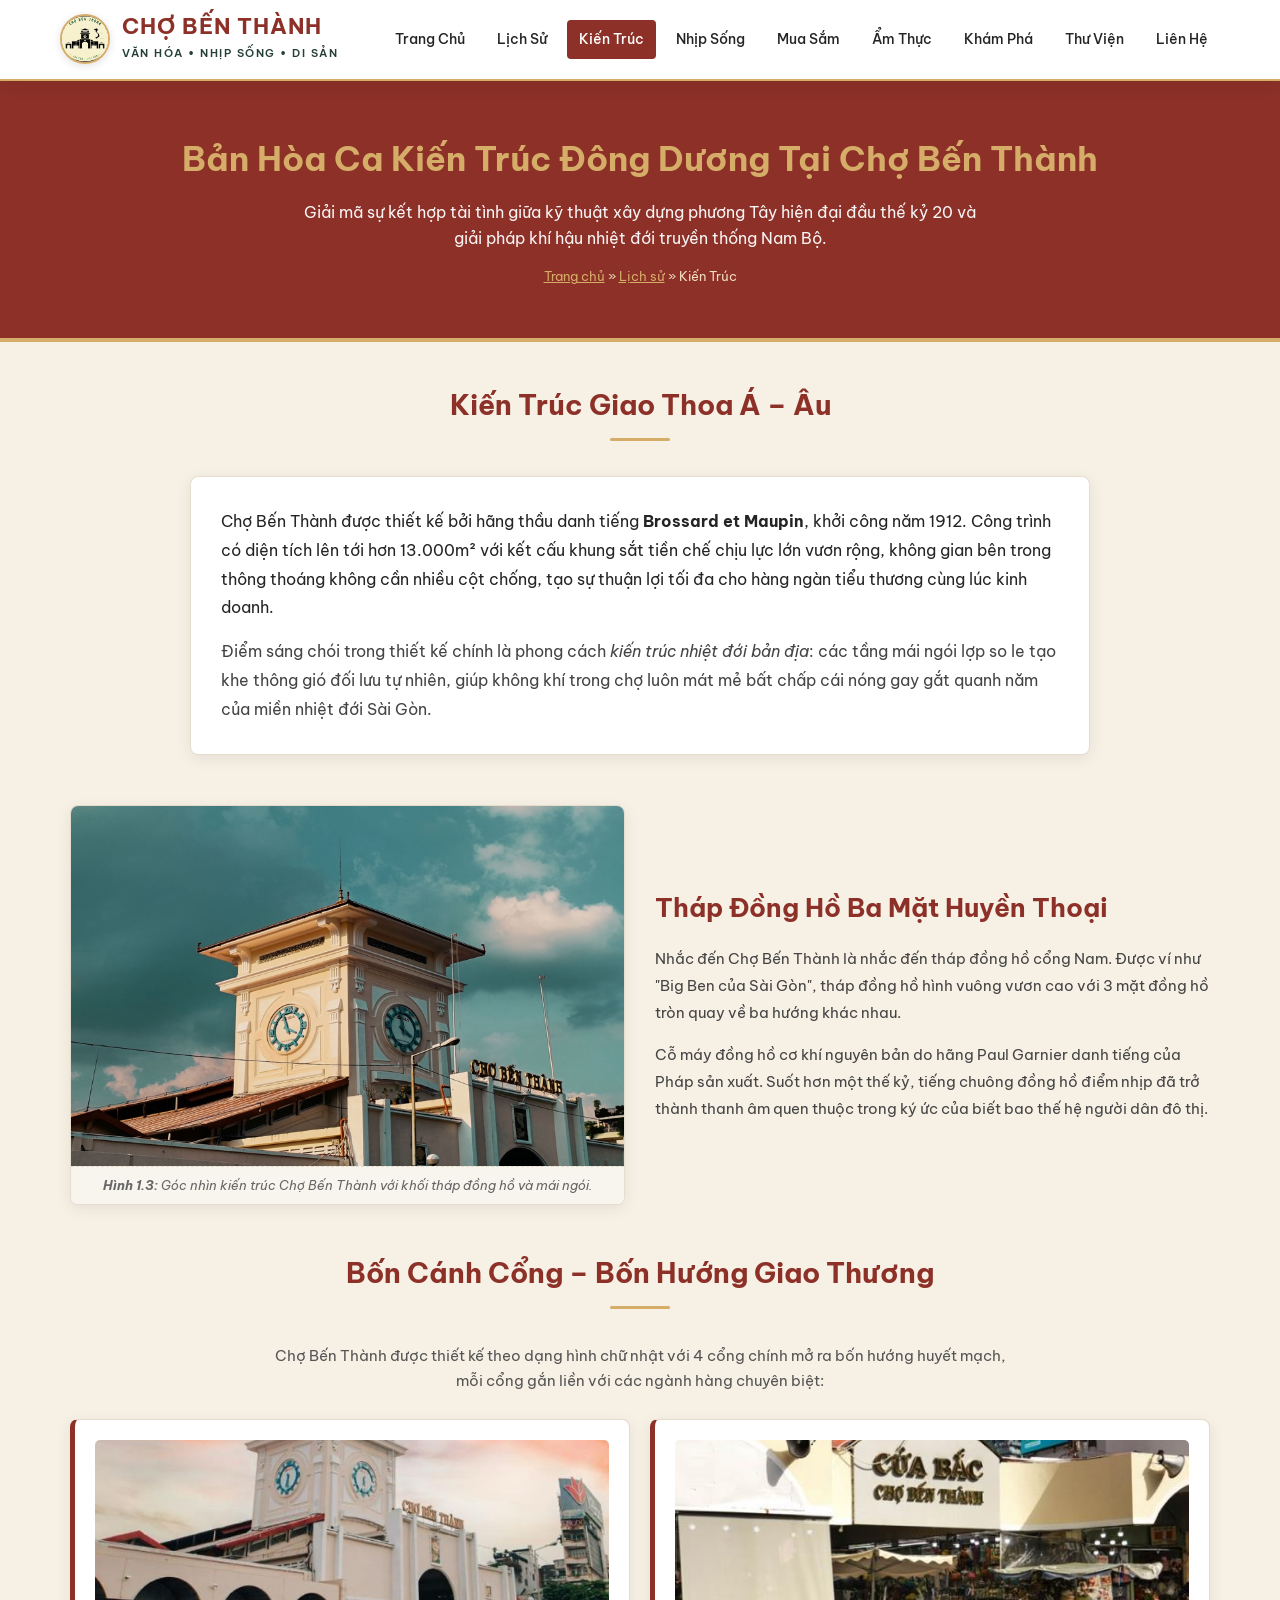
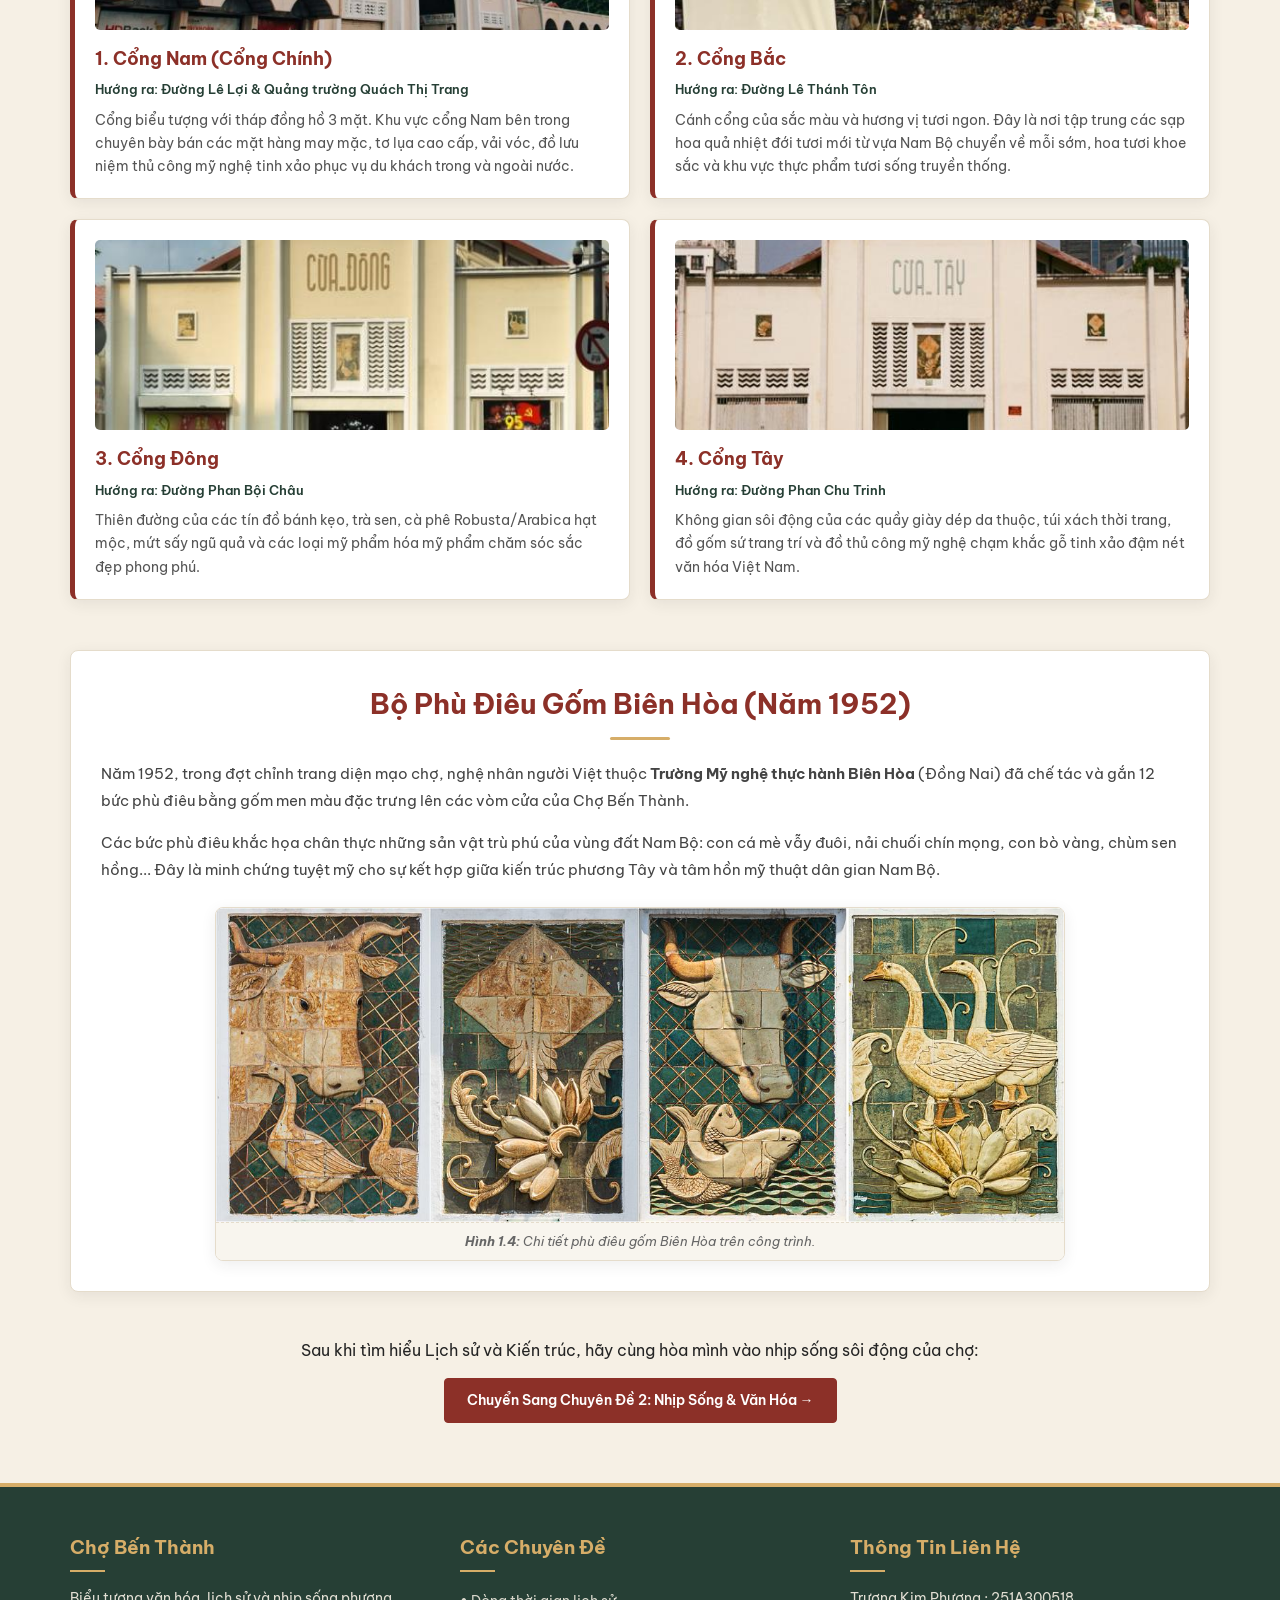
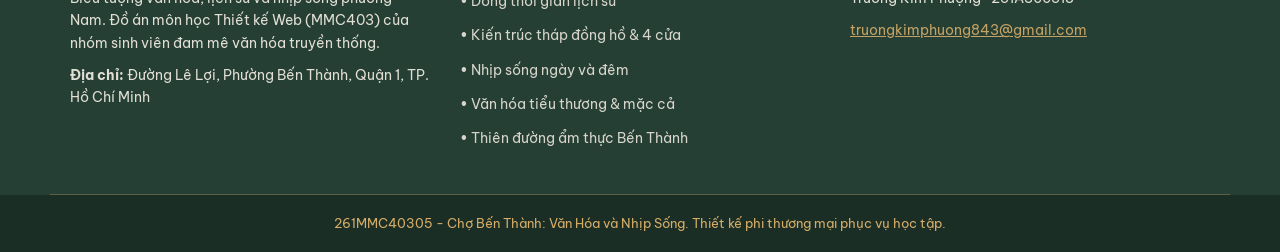
<file: truong-kim-phuong/kien-truc.html>
<!DOCTYPE html>
<html lang="vi">
<head>
  <meta charset="UTF-8">
  <base href="../">
  <meta name="viewport" content="width=device-width, initial-scale=1.0">
  <meta name="description" content="Kham pha chi tiet kien truc Cho Ben Thanh: thap dong ho kinh dien, he mai ngoi chong nong Dong Duong, 4 cua chinh va nghe thuat gom Bien Hoa.">
  <title>Kiến Trúc Độc Đáo & 4 Cánh Cổng Huyền Thoại | Chợ Bến Thành</title>
  
  <link rel="icon" type="image/png" href="./images/logo-cho-ben-thanh.png">
  
  <link rel="preconnect" href="https://fonts.googleapis.com">
  <link rel="preconnect" href="https://fonts.gstatic.com" crossorigin>
  <link href="https://fonts.googleapis.com/css2?family=Be+Vietnam+Pro:ital,wght@0,300;0,400;0,500;0,600;0,700;1,400&family=Playfair+Display:ital,wght@0,600;0,700;0,800;1,600&display=swap" rel="stylesheet">
  
  <link rel="stylesheet" href="./style.css">
  <link rel="stylesheet" href="./truong-kim-phuong/style.css">
  <script src="./script.js" defer></script>
  <script src="./truong-kim-phuong/script.js" defer></script>
</head>
<body>

    <div id="site-header"></div>

  <section class="hero-banner-chung">
    <div class="khung-chua">
      <h1>Bản Hòa Ca Kiến Trúc Đông Dương Tại Chợ Bến Thành</h1>
      <p>Giải mã sự kết hợp tài tình giữa kỹ thuật xây dựng phương Tây hiện đại đầu thế kỷ 20 và giải pháp khí hậu nhiệt đới truyền thống Nam Bộ.</p>
      <div class="duong-dan-trang">
        <a href="./truong-kim-phuong/index.html">Trang chủ</a> &raquo; <a href="./truong-kim-phuong/lich-su.html">Lịch sử</a> &raquo; <span>Kiến Trúc</span>
      </div>
    </div>
  </section>

  <section class="phan-than-chinh" style="padding-bottom: 10px;">
    <div class="khung-chua">
      <div class="tieu-de-khoi">
        <h2>Kiến Trúc Giao Thoa Á – Âu</h2>
      </div>

      <div style="max-width: 900px; margin: 0 auto; background: #fff; padding: 30px; border-radius: 8px; border: 1px solid var(--mau-vien); box-shadow: var(--bong-do);">
        <p style="font-size: 16px; line-height: 1.8; margin-bottom: 15px;">
          Chợ Bến Thành được thiết kế bởi hãng thầu danh tiếng <strong>Brossard et Maupin</strong>, khởi công năm 1912. Công trình có diện tích lên tới hơn 13.000m² với kết cấu khung sắt tiền chế chịu lực lớn vươn rộng, không gian bên trong thông thoáng không cần nhiều cột chống, tạo sự thuận lợi tối đa cho hàng ngàn tiểu thương cùng lúc kinh doanh.
        </p>
        <p style="font-size: 16px; line-height: 1.8; color: #444;">
          Điểm sáng chói trong thiết kế chính là phong cách <em>kiến trúc nhiệt đới bản địa</em>: các tầng mái ngói lợp so le tạo khe thông gió đối lưu tự nhiên, giúp không khí trong chợ luôn mát mẻ bất chấp cái nóng gay gắt quanh năm của miền nhiệt đới Sài Gòn.
        </p>
      </div>
    </div>
  </section>

  <section class="phan-than-chinh">
    <div class="khung-chua">
      
      <div class="luoi-kien-truc-2-cot">
        <div>
          <figure class="the-bai-viet anh-kien-truc">
            <img src="./images/content/kien-truc-thap-dong-ho.jpg" alt="Góc nhìn khác của kiến trúc Chợ Bến Thành">
            <figcaption class="chu-thich-hinh-anh">
              <strong>Hình 1.3:</strong> Góc nhìn kiến trúc Chợ Bến Thành với khối tháp đồng hồ và mái ngói.
            </figcaption>
          </figure>
        </div>

        <div>
          <h3 style="font-family: var(--font-tieu-de); font-size: 26px; color: var(--mau-do-gach); margin-bottom: 15px;">
            Tháp Đồng Hồ Ba Mặt Huyền Thoại
          </h3>
          <p style="font-size: 15px; line-height: 1.8; color: #444; margin-bottom: 15px;">
            Nhắc đến Chợ Bến Thành là nhắc đến tháp đồng hồ cổng Nam. Được ví như "Big Ben của Sài Gòn", tháp đồng hồ hình vuông vươn cao với 3 mặt đồng hồ tròn quay về ba hướng khác nhau. 
          </p>
          <p style="font-size: 15px; line-height: 1.8; color: #444;">
            Cỗ máy đồng hồ cơ khí nguyên bản do hãng Paul Garnier danh tiếng của Pháp sản xuất. Suốt hơn một thế kỷ, tiếng chuông đồng hồ điểm nhịp đã trở thành thanh âm quen thuộc trong ký ức của biết bao thế hệ người dân đô thị.
          </p>
        </div>
      </div>

      <div class="tieu-de-khoi" style="margin-top: 40px;">
        <h2>Bốn Cánh Cổng – Bốn Hướng Giao Thương</h2>
      </div>

      <p style="text-align: center; max-width: 750px; margin: 0 auto 25px auto; font-size: 15px; color: #555;">
        Chợ Bến Thành được thiết kế theo dạng hình chữ nhật với 4 cổng chính mở ra bốn hướng huyết mạch, mỗi cổng gắn liền với các ngành hàng chuyên biệt:
      </p>

      <div class="luoi-4-cong">
        
        <div class="the-cong">
          <img src="./images/cua-cho/cong-tay.jpg" alt="Cổng Nam Chợ Bến Thành với tháp đồng hồ">
          <h4>1. Cổng Nam (Cổng Chính)</h4>
          <span>Hướng ra: Đường Lê Lợi & Quảng trường Quách Thị Trang</span>
          <p>Cổng biểu tượng với tháp đồng hồ 3 mặt. Khu vực cổng Nam bên trong chuyên bày bán các mặt hàng may mặc, tơ lụa cao cấp, vải vóc, đồ lưu niệm thủ công mỹ nghệ tinh xảo phục vụ du khách trong và ngoài nước.</p>
        </div>

        <div class="the-cong">
          <img src="./images/cua-cho/cong-bac.jpg" alt="Mặt tiền Cổng Bắc Chợ Bến Thành">
          <h4>2. Cổng Bắc</h4>
          <span>Hướng ra: Đường Lê Thánh Tôn</span>
          <p>Cánh cổng của sắc màu và hương vị tươi ngon. Đây là nơi tập trung các sạp hoa quả nhiệt đới tươi mới từ vựa Nam Bộ chuyển về mỗi sớm, hoa tươi khoe sắc và khu vực thực phẩm tươi sống truyền thống.</p>
        </div>

        <div class="the-cong">
          <img src="./images/cua-cho/cong-nam.jpg" alt="Mặt tiền Cổng Đông Chợ Bến Thành">
          <h4>3. Cổng Đông</h4>
          <span>Hướng ra: Đường Phan Bội Châu</span>
          <p>Thiên đường của các tín đồ bánh kẹo, trà sen, cà phê Robusta/Arabica hạt mộc, mứt sấy ngũ quả và các loại mỹ phẩm hóa mỹ phẩm chăm sóc sắc đẹp phong phú.</p>
        </div>

        <div class="the-cong">
          <img src="./images/cua-cho/cong-dong.jpg" alt="Mặt tiền Cổng Tây Chợ Bến Thành">
          <h4>4. Cổng Tây</h4>
          <span>Hướng ra: Đường Phan Chu Trinh</span>
          <p>Không gian sôi động của các quầy giày dép da thuộc, túi xách thời trang, đồ gốm sứ trang trí và đồ thủ công mỹ nghệ chạm khắc gỗ tinh xảo đậm nét văn hóa Việt Nam.</p>
        </div>

      </div>

      <div style="background-color: #fff; border-radius: 8px; padding: 30px; margin-top: 50px; border: 1px solid var(--mau-vien); box-shadow: var(--bong-do);">
        <div class="tieu-de-khoi" style="margin-bottom: 20px;">
          <h2>Bộ Phù Điêu Gốm Biên Hòa (Năm 1952)</h2>
        </div>
        <p style="font-size: 15px; line-height: 1.8; color: #444; margin-bottom: 15px;">
          Năm 1952, trong đợt chỉnh trang diện mạo chợ, nghệ nhân người Việt thuộc <strong>Trường Mỹ nghệ thực hành Biên Hòa</strong> (Đồng Nai) đã chế tác và gắn 12 bức phù điêu bằng gốm men màu đặc trưng lên các vòm cửa của Chợ Bến Thành.
        </p>
        <p style="font-size: 15px; line-height: 1.8; color: #444;">
          Các bức phù điêu khắc họa chân thực những sản vật trù phú của vùng đất Nam Bộ: con cá mè vẫy đuôi, nải chuối chín mọng, con bò vàng, chùm sen hồng... Đây là minh chứng tuyệt mỹ cho sự kết hợp giữa kiến trúc phương Tây và tâm hồn mỹ thuật dân gian Nam Bộ.
        </p>
        <figure class="the-bai-viet anh-phu-dieu" style="max-width: 850px; margin: 24px auto 0;">
          <img src="./images/content/phu-dieu-gom-bien-hoa.png" alt="Phù điêu gốm Biên Hòa trang trí trên kiến trúc Chợ Bến Thành">
          <figcaption class="chu-thich-hinh-anh"><strong>Hình 1.4:</strong> Chi tiết phù điêu gốm Biên Hòa trên công trình.</figcaption>
        </figure>
      </div>

      <div style="text-align: center; margin-top: 45px;">
        <p style="font-size: 16px; margin-bottom: 15px;">Sau khi tìm hiểu Lịch sử và Kiến trúc, hãy cùng hòa mình vào nhịp sống sôi động của chợ:</p>
        <a href="./ha-nguyen-thanh-xuan/nhip-song.html" class="nut-chinh">Chuyển Sang Chuyên Đề 2: Nhịp Sống & Văn Hóa &rarr;</a>
      </div>

    </div>
  </section>

    <div id="site-footer"></div>

</body>
</html>
</file>
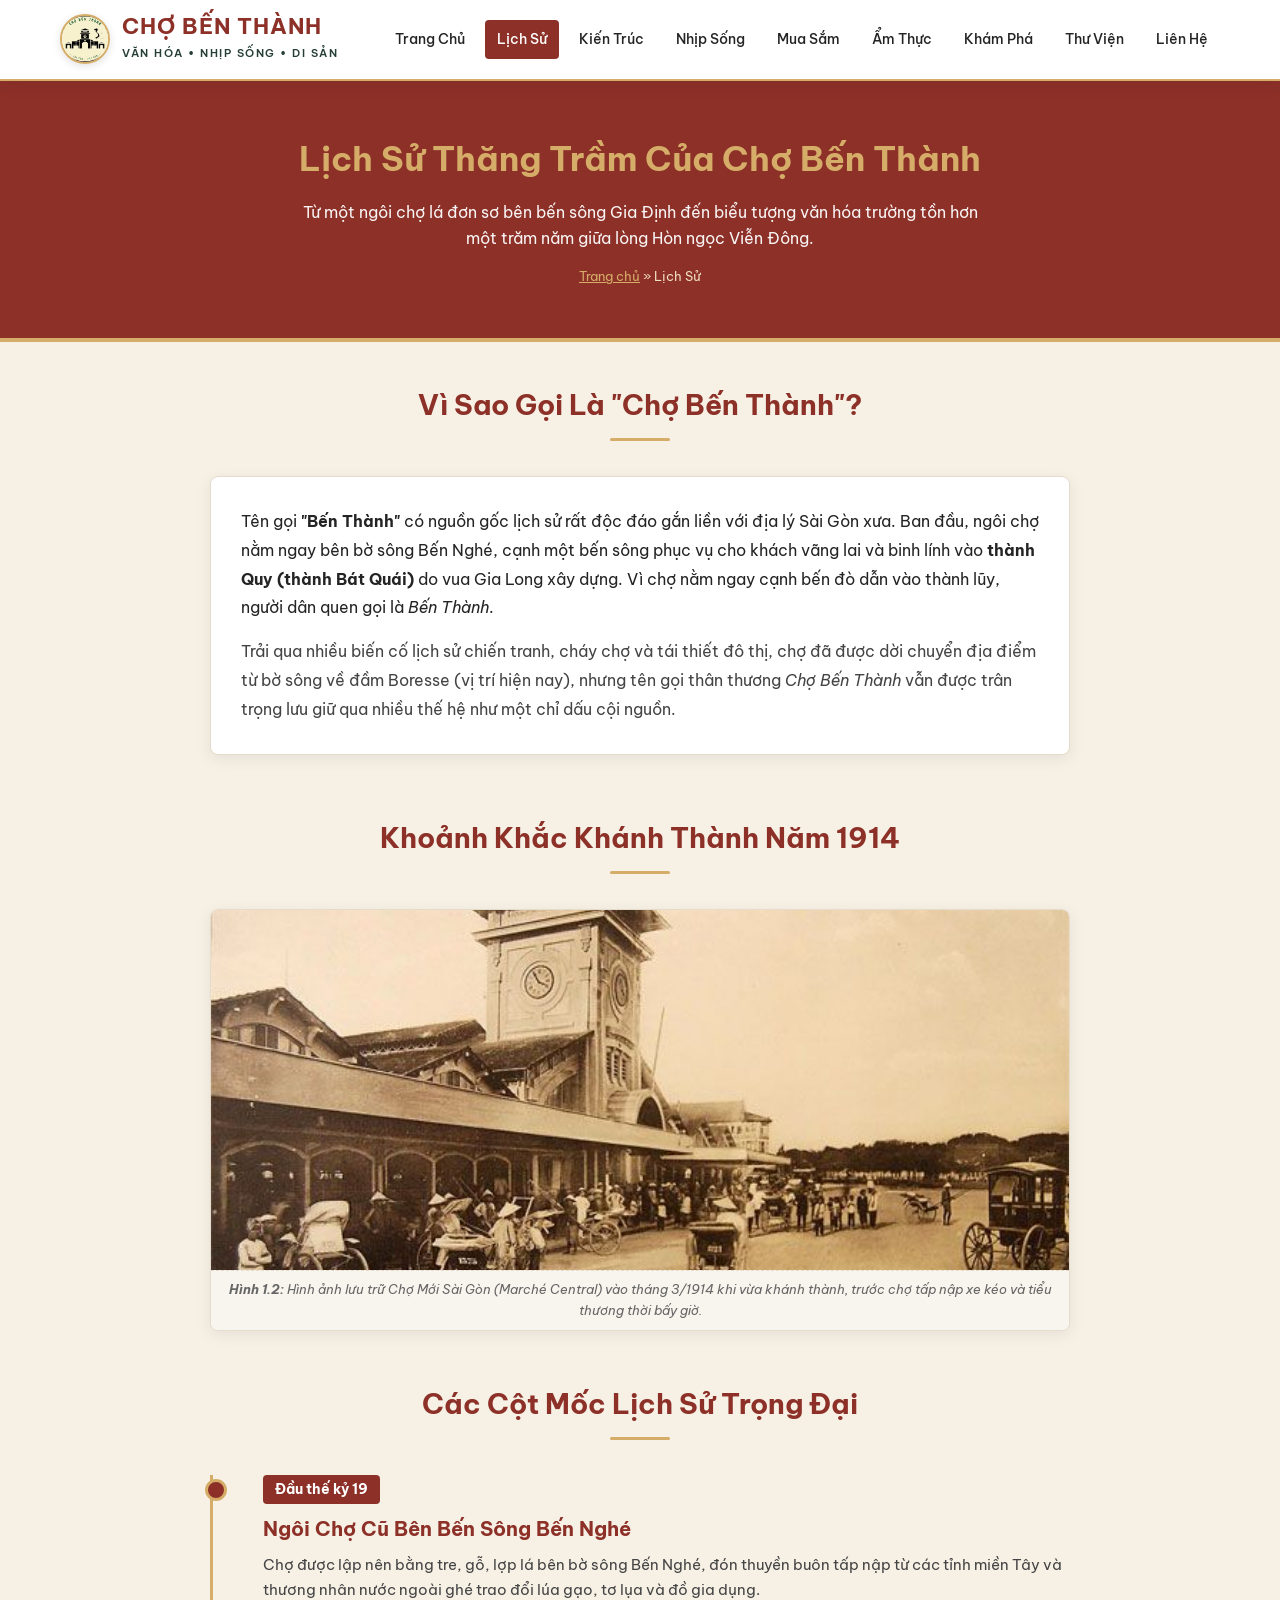
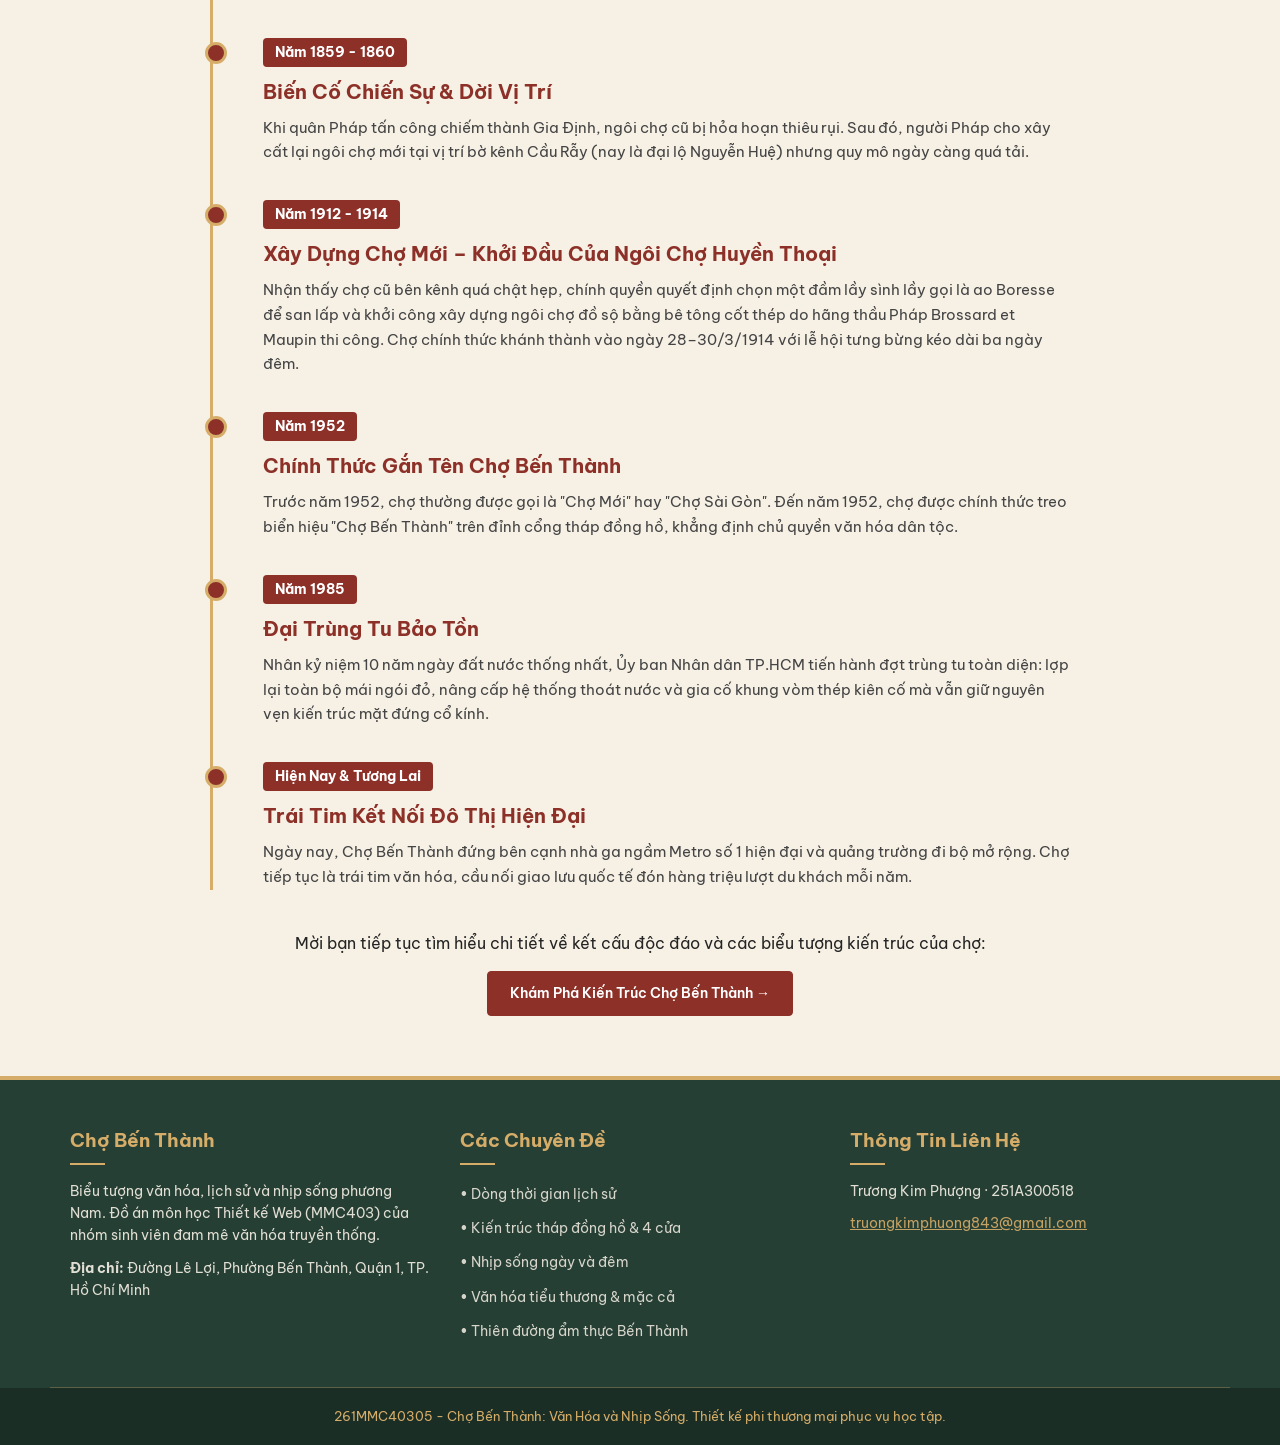
<file: truong-kim-phuong/lich-su.html>
<!DOCTYPE html>
<html lang="vi">
<head>
  <meta charset="UTF-8">
  <base href="../">
  <meta name="viewport" content="width=device-width, initial-scale=1.0">
  <meta name="description" content="Lich su hinh thanh va phat trien hon mot the ky cua Cho Ben Thanh qua cac moc thoi gian quan trong tu 1914 den nay.">
  <title>Lịch Sử Hình Thành & Phát Triển | Chợ Bến Thành</title>
  
  <link rel="icon" type="image/png" href="./images/logo-cho-ben-thanh.png">
  
  <link rel="preconnect" href="https://fonts.googleapis.com">
  <link rel="preconnect" href="https://fonts.gstatic.com" crossorigin>
  <link href="https://fonts.googleapis.com/css2?family=Be+Vietnam+Pro:ital,wght@0,300;0,400;0,500;0,600;0,700;1,400&family=Playfair+Display:ital,wght@0,600;0,700;0,800;1,600&display=swap" rel="stylesheet">
  
  <link rel="stylesheet" href="./style.css">
  <link rel="stylesheet" href="./truong-kim-phuong/style.css">
  <script src="./script.js" defer></script>
  <script src="./truong-kim-phuong/script.js" defer></script>
</head>
<body>

    <div id="site-header"></div>

  <section class="hero-banner-chung">
    <div class="khung-chua">
      <h1>Lịch Sử Thăng Trầm Của Chợ Bến Thành</h1>
      <p>Từ một ngôi chợ lá đơn sơ bên bến sông Gia Định đến biểu tượng văn hóa trường tồn hơn một trăm năm giữa lòng Hòn ngọc Viễn Đông.</p>
      <div class="duong-dan-trang">
        <a href="./truong-kim-phuong/index.html">Trang chủ</a> &raquo; <span>Lịch Sử</span>
      </div>
    </div>
  </section>

  <section class="phan-than-chinh" style="padding-bottom: 20px;">
    <div class="khung-chua">
      <div class="tieu-de-khoi">
        <h2>Vì Sao Gọi Là "Chợ Bến Thành"?</h2>
      </div>

      <div style="max-width: 860px; margin: 0 auto; background: #fff; padding: 30px; border-radius: 8px; border: 1px solid var(--mau-vien); box-shadow: var(--bong-do);">
        <p style="margin-bottom: 15px; font-size: 16px; line-height: 1.8;">
          Tên gọi <strong>"Bến Thành"</strong> có nguồn gốc lịch sử rất độc đáo gắn liền với địa lý Sài Gòn xưa. Ban đầu, ngôi chợ nằm ngay bên bờ sông Bến Nghé, cạnh một bến sông phục vụ cho khách vãng lai và binh lính vào <strong>thành Quy (thành Bát Quái)</strong> do vua Gia Long xây dựng. Vì chợ nằm ngay cạnh bến đò dẫn vào thành lũy, người dân quen gọi là <em>Bến Thành</em>.
        </p>
        <p style="font-size: 16px; line-height: 1.8; color: #444;">
          Trải qua nhiều biến cố lịch sử chiến tranh, cháy chợ và tái thiết đô thị, chợ đã được dời chuyển địa điểm từ bờ sông về đầm Boresse (vị trí hiện nay), nhưng tên gọi thân thương <em>Chợ Bến Thành</em> vẫn được trân trọng lưu giữ qua nhiều thế hệ như một chỉ dấu cội nguồn.
        </p>
      </div>
    </div>
  </section>

  <section class="phan-than-chinh">
    <div class="khung-chua">
      
      <div class="tieu-de-khoi">
        <h2>Khoảnh Khắc Khánh Thành Năm 1914</h2>
      </div>

      <figure class="the-bai-viet" style="max-width: 860px; margin: 0 auto 50px auto;">
        <img src="./images/content/lich-su-1914.jpg" alt="Cho Ben Thanh nam 1914 khi moi khanh thanh thoi Phap thuoc">
        <figcaption class="chu-thich-hinh-anh">
          <strong>Hình 1.2:</strong> Hình ảnh lưu trữ Chợ Mới Sài Gòn (Marché Central) vào tháng 3/1914 khi vừa khánh thành, trước chợ tấp nập xe kéo và tiểu thương thời bấy giờ.
        </figcaption>
      </figure>

      <div class="tieu-de-khoi">
        <h2>Các Cột Mốc Lịch Sử Trọng Đại</h2>
      </div>

      <div class="dong-thoi-gian">
        
        <div class="moc-thoi-gian">
          <span class="moc-nam">Đầu thế kỷ 19</span>
          <h3>Ngôi Chợ Cũ Bên Bến Sông Bến Nghé</h3>
          <p>Chợ được lập nên bằng tre, gỗ, lợp lá bên bờ sông Bến Nghé, đón thuyền buôn tấp nập từ các tỉnh miền Tây và thương nhân nước ngoài ghé trao đổi lúa gạo, tơ lụa và đồ gia dụng.</p>
        </div>

        <div class="moc-thoi-gian">
          <span class="moc-nam">Năm 1859 - 1860</span>
          <h3>Biến Cố Chiến Sự & Dời Vị Trí</h3>
          <p>Khi quân Pháp tấn công chiếm thành Gia Định, ngôi chợ cũ bị hỏa hoạn thiêu rụi. Sau đó, người Pháp cho xây cất lại ngôi chợ mới tại vị trí bờ kênh Cầu Rẫy (nay là đại lộ Nguyễn Huệ) nhưng quy mô ngày càng quá tải.</p>
        </div>

        <div class="moc-thoi-gian">
          <span class="moc-nam">Năm 1912 - 1914</span>
          <h3>Xây Dựng Chợ Mới – Khởi Đầu Của Ngôi Chợ Huyền Thoại</h3>
          <p>Nhận thấy chợ cũ bên kênh quá chật hẹp, chính quyền quyết định chọn một đầm lầy sình lầy gọi là ao Boresse để san lấp và khởi công xây dựng ngôi chợ đồ sộ bằng bê tông cốt thép do hãng thầu Pháp Brossard et Maupin thi công. Chợ chính thức khánh thành vào ngày 28–30/3/1914 với lễ hội tưng bừng kéo dài ba ngày đêm.</p>
        </div>

        <div class="moc-thoi-gian">
          <span class="moc-nam">Năm 1952</span>
          <h3>Chính Thức Gắn Tên Chợ Bến Thành</h3>
          <p>Trước năm 1952, chợ thường được gọi là "Chợ Mới" hay "Chợ Sài Gòn". Đến năm 1952, chợ được chính thức treo biển hiệu "Chợ Bến Thành" trên đỉnh cổng tháp đồng hồ, khẳng định chủ quyền văn hóa dân tộc.</p>
        </div>

        <div class="moc-thoi-gian">
          <span class="moc-nam">Năm 1985</span>
          <h3>Đại Trùng Tu Bảo Tồn</h3>
          <p>Nhân kỷ niệm 10 năm ngày đất nước thống nhất, Ủy ban Nhân dân TP.HCM tiến hành đợt trùng tu toàn diện: lợp lại toàn bộ mái ngói đỏ, nâng cấp hệ thống thoát nước và gia cố khung vòm thép kiên cố mà vẫn giữ nguyên vẹn kiến trúc mặt đứng cổ kính.</p>
        </div>

        <div class="moc-thoi-gian">
          <span class="moc-nam">Hiện Nay & Tương Lai</span>
          <h3>Trái Tim Kết Nối Đô Thị Hiện Đại</h3>
          <p>Ngày nay, Chợ Bến Thành đứng bên cạnh nhà ga ngầm Metro số 1 hiện đại và quảng trường đi bộ mở rộng. Chợ tiếp tục là trái tim văn hóa, cầu nối giao lưu quốc tế đón hàng triệu lượt du khách mỗi năm.</p>
        </div>

      </div>

      <div style="text-align: center; margin-top: 40px;">
        <p style="font-size: 16px; margin-bottom: 15px;">Mời bạn tiếp tục tìm hiểu chi tiết về kết cấu độc đáo và các biểu tượng kiến trúc của chợ:</p>
        <a href="./truong-kim-phuong/kien-truc.html" class="nut-chinh">Khám Phá Kiến Trúc Chợ Bến Thành &rarr;</a>
      </div>

    </div>
  </section>

    <div id="site-footer"></div>

</body>
</html>
</file>
<file: truong-kim-phuong/style.css>
/* Trương Kim Phượng: Trang chủ, lịch sử và kiến trúc */
.tv1-header-badge {
  display: inline-block;
  background-color: var(--mau-vang-co);
  color: var(--mau-den-than);
  font-size: 11px;
  font-weight: 700;
  padding: 2px 8px;
  border-radius: 4px;
}

.hero-trang-chu {
  position: relative;
  width: 100%;
  height: calc(100vh - 74px); min-height: 520px;
  background-image: url('../images/banner/banner-chinh.jpg');
  background-size: cover;
  background-position: center center;
  background-repeat: no-repeat;
  border-bottom: 4px solid var(--mau-vang-co);
  box-shadow: 0 4px 20px rgba(0, 0, 0, 0.12);
}

.luoi-3-cot {
  display: grid;
  grid-template-columns: repeat(3, 1fr);
  gap: 25px;
  margin-top: 20px;
}

.khoi-diem-nhan {
  background: var(--mau-trang);
  border-radius: 8px;
  padding: 28px 24px;
  text-align: center;
  border-top: 4px solid var(--mau-do-gach);
  box-shadow: var(--bong-do);
  border: 1px solid var(--mau-vien);
}

.bieu-tuong-icon {
  width: 55px;
  height: 55px;
  margin: 0 auto 16px auto;
  background-color: var(--mau-kem-nen);
  color: var(--mau-do-gach);
  border-radius: 50%;
  display: flex;
  align-items: center;
  justify-content: center;
  font-size: 24px;
  font-weight: bold;
  border: 1px solid var(--mau-vang-co);
}

.khoi-diem-nhan h3 {
  font-family: var(--font-tieu-de);
  font-size: 20px;
  color: var(--mau-do-gach);
  margin-bottom: 10px;
}

.khoi-diem-nhan p {
  font-size: 14px;
  color: #555;
  margin-bottom: 16px;
}

.khung-faq {
  max-width: 900px;
  margin: 0 auto;
  background-color: var(--mau-trang);
  border-radius: 8px;
  padding: 25px 30px;
  box-shadow: var(--bong-do);
  border: 1px solid var(--mau-vien);
}

.faq-danh-sach {
  display: flex;
  flex-direction: column;
  gap: 14px;
  margin-top: 20px;
}

.faq-muc {
  border: 1px solid var(--mau-vien);
  border-radius: 6px;
  overflow: hidden;
  background-color: #FAF7F2;
  transition: all 0.25s ease;
}

.faq-muc.dang-mo {
  border-color: var(--mau-do-gach);
  background-color: var(--mau-trang);
}

.faq-nut-hoi {
  width: 100%;
  text-align: left;
  background: none;
  border: none;
  padding: 16px 20px;
  font-family: var(--font-noi-dung);
  font-size: 16px;
  font-weight: 600;
  color: var(--mau-den-than);
  cursor: pointer;
  display: flex;
  justify-content: space-between;
  align-items: center;
  gap: 15px;
}

.faq-nut-hoi:hover {
  color: var(--mau-do-gach);
}

.faq-icon-trang-thai {
  font-size: 20px;
  font-weight: bold;
  color: var(--mau-do-gach);
  transition: transform 0.3s ease;
  flex-shrink: 0;
}

.faq-muc.dang-mo .faq-icon-trang-thai {
  transform: rotate(45deg); color: var(--mau-vang-co);
}

.faq-tra-loi {
  display: none;
  padding: 0 20px 18px 20px;
  font-size: 15px;
  color: #444;
  line-height: 1.65;
  border-top: 1px dashed var(--mau-vien);
  margin-top: 5px;
  padding-top: 12px;
}

.faq-muc.dang-mo .faq-tra-loi {
  display: block; }

.dong-thoi-gian {
  position: relative;
  max-width: 860px;
  margin: 30px auto;
  padding-left: 30px;
  border-left: 3px solid var(--mau-vang-co);
}

.moc-thoi-gian {
  position: relative;
  margin-bottom: 35px;
  padding-left: 20px;
}

.moc-thoi-gian::before {
  content: '';
  position: absolute;
  left: -38px;
  top: 4px;
  width: 16px;
  height: 16px;
  background-color: var(--mau-do-gach);
  border: 3px solid var(--mau-vang-co);
  border-radius: 50%;
}

.moc-nam {
  display: inline-block;
  background-color: var(--mau-do-gach);
  color: var(--mau-trang);
  font-weight: 700;
  font-size: 14px;
  padding: 3px 12px;
  border-radius: 4px;
  margin-bottom: 8px;
}

.moc-thoi-gian h3 {
  font-family: var(--font-tieu-de);
  font-size: 20px;
  color: var(--mau-do-gach);
  margin-bottom: 8px;
}

.moc-thoi-gian p {
  font-size: 15px;
  color: #444;
}

.luoi-kien-truc-2-cot {
  display: grid;
  grid-template-columns: 1fr 1fr;
  gap: 30px;
  align-items: center;
  margin-bottom: 45px;
}

.luoi-4-cong {
  display: grid;
  grid-template-columns: repeat(2, 1fr);
  gap: 20px;
  margin-top: 25px;
}

.the-cong {
  background: var(--mau-trang);
  border: 1px solid var(--mau-vien);
  border-radius: 8px;
  padding: 20px;
  border-left: 5px solid var(--mau-do-gach);
  box-shadow: var(--bong-do);
}

.the-cong > img {
  display: block;
  width: 100%;
  height: 190px;
  object-fit: cover;
  border-radius: 5px;
  margin-bottom: 14px;
}

.the-cong h4 {
  font-family: var(--font-tieu-de);
  font-size: 18px;
  color: var(--mau-do-gach);
  margin-bottom: 6px;
}

.the-cong span {
  font-size: 13px;
  font-weight: 600;
  color: var(--mau-xanh-reu);
  display: block;
  margin-bottom: 8px;
}

.the-cong p {
  font-size: 14px;
  color: #555;
}

.tv1-footer-ghi-chu {
  font-size: 12px;
  color: #C2BAA8;
  margin-top: 6px;
}

@media screen and (max-width: 992px) {
  .luoi-3-cot {
    grid-template-columns: repeat(2, 1fr);
  }
  .luoi-kien-truc-2-cot {
    grid-template-columns: 1fr;
  }
}

@media screen and (max-width: 576px) {
  .hero-trang-chu {
    height: 55vh;
    min-height: 320px;
  }
  .luoi-3-cot {
    grid-template-columns: 1fr;
  }
  .luoi-4-cong {
    grid-template-columns: 1fr;
  }
  .dong-thoi-gian {
    padding-left: 20px;
  }
  .moc-thoi-gian::before {
    left: -28px;
  }
  .khung-faq {
    padding: 18px 15px;
  }
  .faq-nut-hoi {
    font-size: 14px;
    padding: 12px 14px;
  }
}

.anh-kien-truc > img {
  height: auto;
  object-fit: contain;
}


.bieu-tuong-icon svg {
  width: 32px;
  height: 32px;
  fill: var(--mau-do-gach);
}


.hinh-1-1 > img {
  display: block;
  width: 100%;
  height: auto !important;
  max-height: none;
  object-fit: contain;
}


.anh-phu-dieu > img {
  display: block;
  width: 100%;
  height: auto !important;
  max-height: none;
  object-fit: contain;
}
</file>
<file: ha-nguyen-thanh-xuan/style.css>
/* Hà Nguyễn Thanh Xuân : Nhịp sống, mua sắm và ẩm thực */
.tv2-chuyen-de-badge {
  display: inline-block;
  background-color: var(--mau-xanh-reu);
  color: var(--mau-kem-nen);
  font-size: 11px;
  font-weight: 600;
  padding: 3px 10px;
  border-radius: 12px;
}

.hero-banner-tv2 {
  background-color: var(--mau-do-gach);
  color: var(--mau-trang);
  padding: 50px 20px;
  text-align: center;
  position: relative;
  border-bottom: 4px solid var(--mau-vang-co);
}

.hero-banner-tv2 h1 {
  font-family: var(--font-tieu-de);
  font-size: 34px;
  margin-bottom: 12px;
  color: var(--mau-vang-co);
}

.hero-banner-tv2 p {
  font-size: 16px;
  max-width: 700px;
  margin: 0 auto;
  opacity: 0.95;
}

.khung-bo-loc {
  margin: 30px 0 40px 0;
  text-align: center;
}

.thanh-nut-loc {
  display: flex;
  justify-content: center;
  gap: 12px;
  flex-wrap: wrap;
  margin-bottom: 30px;
}

.nut-loc {
  background-color: var(--mau-trang);
  color: var(--mau-den-than);
  border: 1px solid var(--mau-vien);
  padding: 10px 22px;
  border-radius: 30px;
  font-family: var(--font-noi-dung);
  font-size: 14px;
  font-weight: 600;
  cursor: pointer;
  transition: all 0.25s ease;
  box-shadow: 0 2px 6px rgba(0,0,0,0.04);
}

.nut-loc:hover {
  background-color: #F0DFC0;
  color: var(--mau-do-gach);
  border-color: var(--mau-vang-co);
}

.nut-loc.dang-chon {
  background-color: var(--mau-do-gach);
  color: var(--mau-trang);
  border-color: var(--mau-do-gach);
  box-shadow: 0 4px 12px rgba(140, 48, 40, 0.25);
}

.luoi-trai-nghiem {
  display: grid;
  grid-template-columns: repeat(3, 1fr);
  gap: 25px;
}

.the-trai-nghiem {
  background: var(--mau-trang);
  border-radius: 8px;
  overflow: hidden;
  border: 1px solid var(--mau-vien);
  box-shadow: var(--bong-do);
  display: flex;
  flex-direction: column;
  transition: transform 0.3s ease, opacity 0.3s ease;
}

.the-trai-nghiem:hover {
  transform: translateY(-5px);
  box-shadow: 0 8px 20px rgba(36, 36, 36, 0.12);
}

.the-trai-nghiem.an {
  display: none !important;
}

.the-trai-nghiem-header {
  position: relative;
  background-color: #ece5d8;
  height: 190px;
  overflow: hidden;
}

.the-trai-nghiem-header img {
  width: 100%;
  height: 100%;
  object-fit: cover;
  transition: transform 0.4s ease;
}

.the-trai-nghiem:hover .the-trai-nghiem-header img {
  transform: scale(1.05);
}

.nhan-phan-loai {
  position: absolute;
  top: 12px;
  left: 12px;
  background-color: rgba(38, 63, 53, 0.9);
  color: var(--mau-kem-nen);
  font-size: 11px;
  font-weight: 700;
  padding: 4px 10px;
  border-radius: 4px;
  text-transform: uppercase;
  letter-spacing: 1px;
}

.the-trai-nghiem-body {
  padding: 20px;
  display: flex;
  flex-direction: column;
  flex-grow: 1;
}

.the-trai-nghiem-body h3 {
  font-family: var(--font-tieu-de);
  font-size: 19px;
  color: var(--mau-do-gach);
  margin-bottom: 8px;
}

.the-trai-nghiem-body p {
  font-size: 14px;
  color: #555;
  line-height: 1.6;
  margin-bottom: 15px;
  flex-grow: 1;
}

.the-trai-nghiem-footer {
  display: flex;
  justify-content: space-between;
  align-items: center;
  font-size: 12px;
  color: #888;
  border-top: 1px dashed var(--mau-vien);
  padding-top: 12px;
}

.hop-meo-mac-ca {
  background-color: #FFFDF9;
  border-left: 5px solid var(--mau-vang-co);
  padding: 24px;
  border-radius: 6px;
  margin: 25px 0;
  box-shadow: var(--bong-do);
  border: 1px solid var(--mau-vien);
}

.hop-meo-mac-ca h3 {
  font-family: var(--font-tieu-de);
  font-size: 20px;
  color: var(--mau-do-gach);
  margin-bottom: 12px;
}

.danh-sach-meo {
  display: grid;
  grid-template-columns: repeat(2, 1fr);
  gap: 20px;
  margin-top: 15px;
}

.muc-meo {
  background: #FAF6EE;
  padding: 16px;
  border-radius: 6px;
  border: 1px solid var(--mau-vien);
}

.muc-meo strong {
  color: var(--mau-xanh-reu);
  display: block;
  margin-bottom: 6px;
  font-size: 15px;
}

.luoi-am-thuc-mon-ngon {
  display: grid;
  grid-template-columns: repeat(3, 1fr);
  gap: 25px;
  margin-top: 30px;
}

.the-mon-an {
  background: var(--mau-trang);
  border-radius: 8px;
  overflow: hidden;
  box-shadow: var(--bong-do);
  border: 1px solid var(--mau-vien);
}

.the-mon-an-img {
  height: 200px;
  overflow: hidden;
  position: relative;
}

.the-mon-an-img img {
  width: 100%;
  height: 100%;
  object-fit: cover;
}

.luoi-am-thuc-mon-ngon .the-mon-an:nth-child(2) .the-mon-an-body h3 {
  text-transform: none;
}

.the-mon-an-body {
  padding: 20px;
}

.the-mon-an-body h3 {
  font-family: var(--font-tieu-de);
  font-size: 19px;
  color: var(--mau-do-gach);
  margin-bottom: 6px;
}

.gia-uoc-tinh {
  color: var(--mau-vang-co);
  font-weight: 700;
  font-size: 14px;
  display: block;
  margin-bottom: 10px;
}

.khoi-poster-tv2 {
  max-width: 550px;
  margin: 30px auto;
  text-align: center;
}

.tv2-footer-lien-ket {
  font-size: 13px;
  color: var(--mau-vang-co);
}

@media screen and (max-width: 992px) {
  .luoi-trai-nghiem {
    grid-template-columns: repeat(2, 1fr);
  }
  .luoi-am-thuc-mon-ngon {
    grid-template-columns: repeat(2, 1fr);
  }
  .danh-sach-meo {
    grid-template-columns: 1fr;
  }
}

@media screen and (max-width: 576px) {
  .hero-banner-tv2 {
    padding: 35px 15px;
  }
  .hero-banner-tv2 h1 {
    font-size: 24px;
  }
  .thanh-nut-loc {
    gap: 8px;
  }
  .nut-loc {
    font-size: 12px;
    padding: 8px 14px;
  }
  .luoi-trai-nghiem {
    grid-template-columns: 1fr;
  }
  .luoi-am-thuc-mon-ngon {
    grid-template-columns: 1fr;
  }
}

.the-bai-viet > img.anh-mat-hang {
  height: 170px;
}

.luoi-nhip-song {
  grid-template-columns: repeat(2, minmax(0, 1fr));
  margin: 0 auto 50px;
  max-width: 920px;
}

.luoi-nhip-song .the-bai-viet > img {
  height: 260px;
}

.khoi-poster-tv2 img {
  display: block;
  width: 100%;
  height: auto;
  max-height: 75vh;
  object-fit: contain;
  margin: 0 auto;
}


.nguon-anh {
  position: absolute;
  right: 8px;
  bottom: 8px;
  z-index: 2;
  max-width: calc(100% - 16px);
  margin: 0;
  padding: 4px 7px;
  border-radius: 3px;
  background: rgba(24, 27, 25, 0.72);
  color: #fff;
  font-size: 10px;
  line-height: 1.25;
  text-decoration: none;
}

.nguon-anh span {
  color: #f1d7a2;
}
</file>
<file: nguyen-nang-dat/style.css>
/* Nguyễn Năng Đạt: Khám phá, thư viện và liên hệ */
.tv3-chuyen-de-badge {
  display: inline-block;
  background-color: var(--mau-do-gach);
  color: var(--mau-trang);
  font-size: 11px;
  font-weight: 600;
  padding: 3px 10px;
  border-radius: 12px;
}

.hero-banner-tv3 {
  background-color: var(--mau-do-gach);
  color: var(--mau-trang);
  padding: 50px 20px;
  text-align: center;
  position: relative;
  border-bottom: 4px solid var(--mau-vang-co);
}

.hero-banner-tv3 h1 {
  font-family: var(--font-tieu-de);
  font-size: 34px;
  margin-bottom: 12px;
  color: var(--mau-vang-co);
}

.hero-banner-tv3 p {
  font-size: 16px;
  max-width: 700px;
  margin: 0 auto;
  opacity: 0.95;
}

.khung-bang-cuon {
  width: 100%;
  overflow-x: auto;
  margin: 30px 0;
  background: var(--mau-trang);
  border-radius: 8px;
  box-shadow: var(--bong-do);
  border: 1px solid var(--mau-vien);
}

.bang-du-lieu {
  width: 100%;
  border-collapse: collapse;
  text-align: left;
  font-size: 14px;
  min-width: 650px;
}

.bang-du-lieu thead {
  background-color: var(--mau-do-gach);
  color: var(--mau-trang);
}

.bang-du-lieu th {
  padding: 16px 18px;
  font-family: var(--font-tieu-de);
  font-size: 15px;
  letter-spacing: 0.5px;
  font-weight: 600;
  border-bottom: 3px solid var(--mau-vang-co);
}

.bang-du-lieu td {
  padding: 14px 18px;
  border-bottom: 1px solid var(--mau-vien);
  color: #444;
}

.bang-du-lieu tbody tr:nth-child(even) {
  background-color: #FAF7F2; }

.bang-du-lieu tbody tr:hover {
  background-color: #F4EBD9;
}

.nhan-tinh-trang {
  display: inline-block;
  padding: 3px 10px;
  border-radius: 12px;
  font-size: 12px;
  font-weight: 600;
}

.nhan-tinh-trang.mo-cua {
  background-color: #E6F4EA;
  color: #137333;
}

.nhan-tinh-trang.dong-cua {
  background-color: #FCE8E6;
  color: #C5221F;
}

.luoi-thu-vien {
  display: grid;
  grid-template-columns: repeat(3, 1fr);
  gap: 25px;
  margin-top: 30px;
}

.the-thu-vien {
  background: var(--mau-trang);
  border-radius: 8px;
  overflow: hidden;
  box-shadow: var(--bong-do);
  border: 1px solid var(--mau-vien);
  transition: transform 0.3s ease, box-shadow 0.3s ease;
  display: flex;
  flex-direction: column;
}

.the-thu-vien:hover {
  transform: translateY(-5px);
  box-shadow: 0 8px 22px rgba(36, 36, 36, 0.15);
}

.the-thu-vien-anh {
  height: 220px;
  position: relative;
  overflow: hidden;
}

.the-thu-vien-anh img {
  width: 100%;
  height: 100%;
  object-fit: cover;
  transition: transform 0.4s ease;
}

.the-thu-vien:hover .the-thu-vien-anh img {
  transform: scale(1.06);
}

.the-thu-vien-noi-dung {
  padding: 18px;
  display: flex;
  flex-direction: column;
  gap: 8px;
}

.the-thu-vien-noi-dung h3 {
  font-family: var(--font-tieu-de);
  font-size: 18px;
  color: var(--mau-do-gach);
  margin-bottom: 8px;
}

.bo-cuc-lien-he-2-cot {
  display: grid;
  grid-template-columns: 1fr 1.3fr;
  gap: 40px;
  align-items: start;
}

.hop-thong-tin-truc-tiep {
  background: var(--mau-trang);
  padding: 30px;
  border-radius: 8px;
  border: 1px solid var(--mau-vien);
  box-shadow: var(--bong-do);
}

.hop-thong-tin-truc-tiep h3 {
  font-family: var(--font-tieu-de);
  font-size: 22px;
  color: var(--mau-do-gach);
  margin-bottom: 18px;
}

.dong-thong-tin {
  display: flex;
  gap: 15px;
  margin-bottom: 20px;
}

.dong-thong-tin-icon {
  width: 40px;
  height: 40px;
  border-radius: 50%;
  background-color: var(--mau-kem-nen);
  color: var(--mau-do-gach);
  display: flex;
  align-items: center;
  justify-content: center;
  font-size: 18px;
  flex-shrink: 0;
  border: 1px solid var(--mau-vang-co);
}

.khung-form-gop-y {
  background: var(--mau-trang);
  padding: 35px 30px;
  border-radius: 8px;
  border: 1px solid var(--mau-vien);
  box-shadow: var(--bong-do);
}

.khung-form-gop-y h3 {
  font-family: var(--font-tieu-de);
  font-size: 22px;
  color: var(--mau-do-gach);
  margin-bottom: 10px;
}

.nhom-truong {
  margin-bottom: 20px;
}

.nhan-truong {
  display: block;
  font-size: 14px;
  font-weight: 600;
  color: var(--mau-den-than);
  margin-bottom: 6px;
}

.nhan-truong .dau-sao {
  color: #C5221F;
}

.o-nhap {
  width: 100%;
  padding: 12px 14px;
  font-family: var(--font-noi-dung);
  font-size: 14px;
  border: 1px solid var(--mau-vien);
  border-radius: 4px;
  background-color: #FAF8F5;
  transition: border-color 0.25s, box-shadow 0.25s;
}

.o-nhap:focus {
  outline: none;
  border-color: var(--mau-do-gach);
  background-color: #fff;
  box-shadow: 0 0 0 3px rgba(140, 48, 40, 0.15);
}

.o-nhap.co-loi {
  border-color: #D93025;
  background-color: #FFF5F5;
}

.o-nhap.hop-le {
  border-color: #188038;
  background-color: #F6FCF7;
}

.thong-bao-loi {
  display: none;
  font-size: 12px;
  color: #D93025;
  margin-top: 5px;
  font-weight: 500;
}

.thong-bao-loi.hien-thi {
  display: block;
}

.hop-thanh-cong {
  display: none;
  background-color: #E6F4EA;
  color: #137333;
  padding: 18px 20px;
  border-radius: 6px;
  border: 1px solid #CEEAD6;
  margin-bottom: 20px;
  font-size: 15px;
}

.hop-thanh-cong.hien-thi {
  display: block;
}

.khoi-infographic-tv3 {
  max-width: 760px;
  margin: 30px auto;
  text-align: center;
}

.khoi-infographic-tv3 .anh-infographic > img {
  display: block;
  width: 100%;
  height: auto !important;
  max-height: none;
  object-fit: contain;
}

.tv3-footer-luu-y {
  font-size: 13px;
  color: #E5DCCB;
}

@media screen and (max-width: 992px) {
  .luoi-thu-vien {
    grid-template-columns: repeat(2, 1fr);
  }
  .luoi-nhip-song {
    grid-template-columns: repeat(2, minmax(0, 1fr));
  }
  .bo-cuc-lien-he-2-cot {
    grid-template-columns: 1fr;
  }
}

@media screen and (max-width: 576px) {
  .hero-banner-tv3 {
    padding: 35px 15px;
  }
  .hero-banner-tv3 h1 {
    font-size: 24px;
  }
  .luoi-thu-vien {
    grid-template-columns: 1fr;
  }
  .luoi-nhip-song {
    grid-template-columns: 1fr;
  }
  .khung-form-gop-y {
    padding: 25px 18px;
  }
  .bang-du-lieu th,
  .bang-du-lieu td {
    padding: 10px 12px;
    font-size: 13px;
  }
}
</file>
